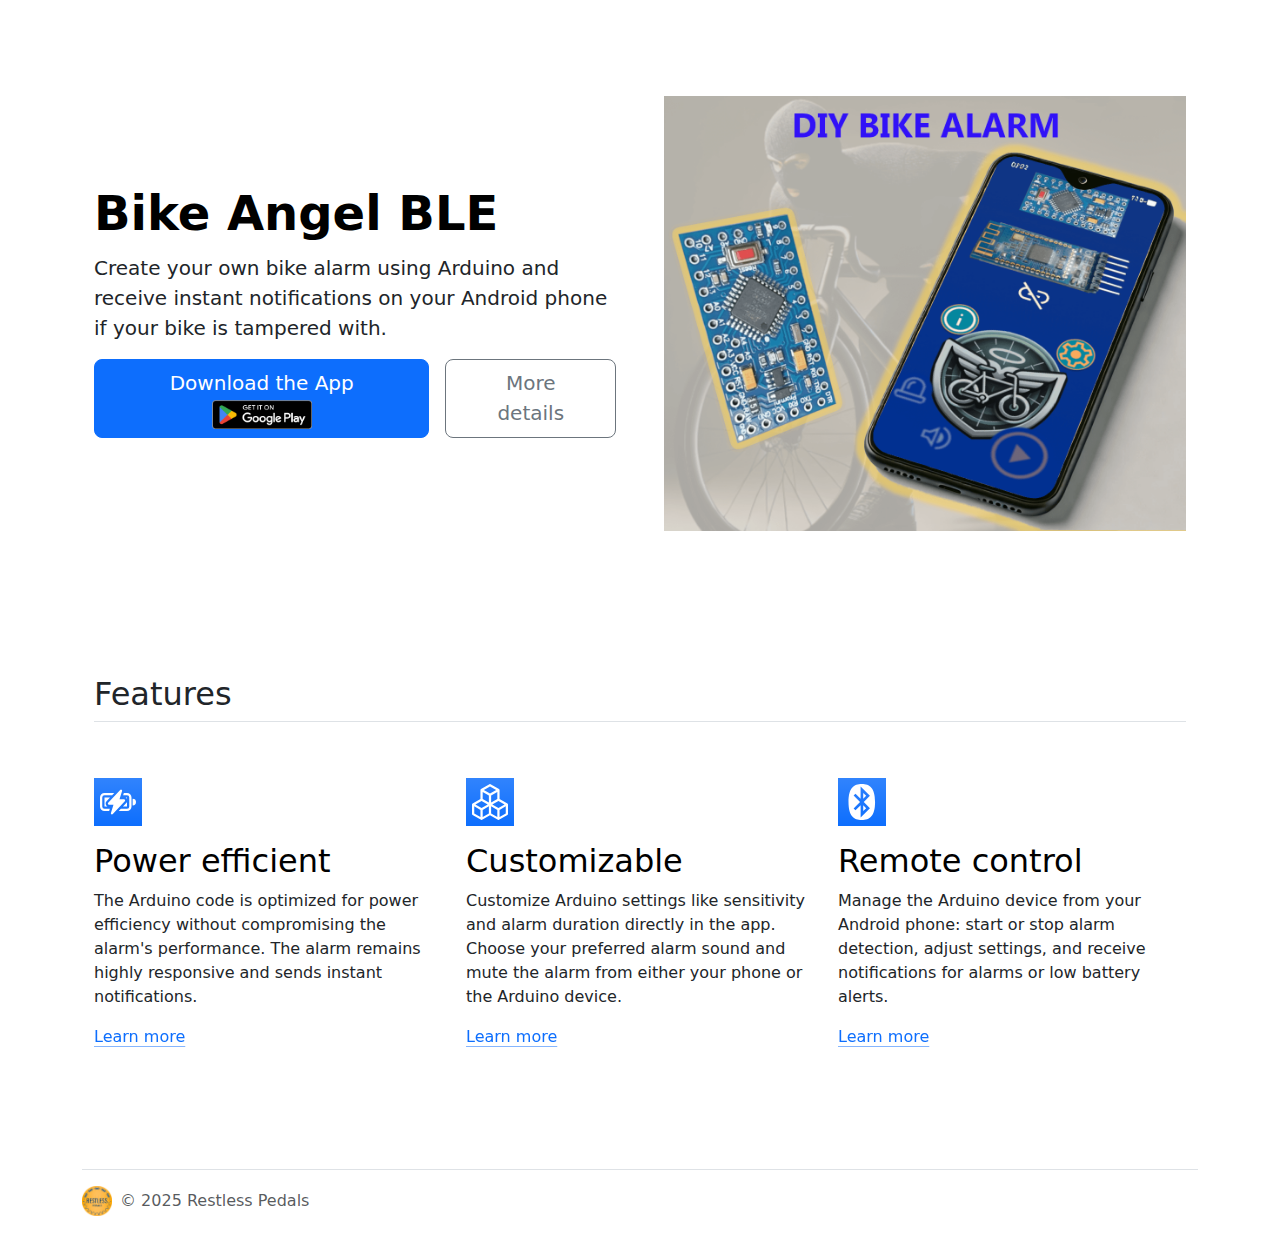
<file: index.html>
<!DOCTYPE html>
<html lang="en">
  <head>
    <meta charset="UTF-8" />
    <meta name="viewport" content="width=device-width, initial-scale=1.0" />
    <title>Lovelo Apps</title>
    <link
      href="https://cdn.jsdelivr.net/npm/bootstrap@5.3.3/dist/css/bootstrap.min.css"
      rel="stylesheet"
      integrity="sha384-QWTKZyjpPEjISv5WaRU9OFeRpok6YctnYmDr5pNlyT2bRjXh0JMhjY6hW+ALEwIH"
      crossorigin="anonymous"
    />
    <link rel="stylesheet" href="styles.css" />
  </head>
  <body>
    <div class="container col-xxl-8 px-4 py-5">
        <div class="row flex-lg-row-reverse align-items-center g-5 py-5">
          <div class="col-10 col-sm-8 col-lg-6">
            <img src="./bike-angel-ble/img/instructables.png" class="d-block mx-lg-auto img-fluid" alt="Bootstrap Themes" width="700" height="500" loading="lazy">
          </div>
          <div class="col-lg-6">
            <h1 class="display-5 fw-bold text-body-emphasis lh-1 mb-3">Bike Angel BLE</h1>
            <p class="lead">Create your own bike alarm using Arduino and receive instant notifications on your Android phone if your bike is tampered with.</p>
            <div class="d-grid gap-2 d-md-flex justify-content-md-start">
              <a type="button" href="https://play.google.com/store/apps/details?id=com.restlesspedals.bikeangel" class="image-button btn btn-primary btn-lg px-4 me-md-2 ">Download the App
                <img src="./bike-angel-ble/img/GetItOnGooglePlay_Badge_Web_color_English.png" alt="getitongoogleplay" class="googleplay"/></a>
              <a class="btn btn-outline-secondary btn-lg px-4" href="./bike-angel-ble/bike-angel-ble.html">More details</a>
            </div>
          </div>
        </div>
      </div>


      <div class="container px-4 py-5" id="featured-3">
        <h2 class="pb-2 border-bottom">Features</h2>
        <div class="row g-4 py-5 row-cols-1 row-cols-lg-3">
          <div class="feature col">
            <div class="feature-icon d-inline-flex align-items-center justify-content-center text-bg-primary bg-gradient fs-2 mb-3">
                <svg xmlns="http://www.w3.org/2000/svg" width="32" height="32" fill="currentColor" class="bi bi-battery-charging" viewBox="0 0 16 16">
                    <path d="M9.585 2.568a.5.5 0 0 1 .226.58L8.677 6.832h1.99a.5.5 0 0 1 .364.843l-5.334 5.667a.5.5 0 0 1-.842-.49L5.99 9.167H4a.5.5 0 0 1-.364-.843l5.333-5.667a.5.5 0 0 1 .616-.09z"/>
                    <path d="M2 4h4.332l-.94 1H2a1 1 0 0 0-1 1v4a1 1 0 0 0 1 1h2.38l-.308 1H2a2 2 0 0 1-2-2V6a2 2 0 0 1 2-2"/>
                    <path d="M2 6h2.45L2.908 7.639A1.5 1.5 0 0 0 3.313 10H2zm8.595-2-.308 1H12a1 1 0 0 1 1 1v4a1 1 0 0 1-1 1H9.276l-.942 1H12a2 2 0 0 0 2-2V6a2 2 0 0 0-2-2z"/>
                    <path d="M12 10h-1.783l1.542-1.639q.146-.156.241-.34zm0-3.354V6h-.646a1.5 1.5 0 0 1 .646.646M16 8a1.5 1.5 0 0 1-1.5 1.5v-3A1.5 1.5 0 0 1 16 8"/>
                  </svg>
            </div>
            <h3 class="fs-2 text-body-emphasis">Power efficient</h3>
            <p>The Arduino code is optimized for power efficiency without compromising the alarm's performance. The alarm remains highly responsive and sends instant notifications.</p>
            <a href="./bike-angel-ble/bike-angel-ble.html" class="icon-link">
              Learn more
              <svg class="bi"><use xlink:href="#chevron-right"></use></svg>
            </a>
          </div>
          <div class="feature col">
            <div class="feature-icon d-inline-flex align-items-center justify-content-center text-bg-primary bg-gradient fs-2 mb-3">
                <svg xmlns="http://www.w3.org/2000/svg" width="32" height="32" fill="currentColor" class="bi bi-boxes" viewBox="0 0 16 16">
                    <path d="M7.752.066a.5.5 0 0 1 .496 0l3.75 2.143a.5.5 0 0 1 .252.434v3.995l3.498 2A.5.5 0 0 1 16 9.07v4.286a.5.5 0 0 1-.252.434l-3.75 2.143a.5.5 0 0 1-.496 0l-3.502-2-3.502 2.001a.5.5 0 0 1-.496 0l-3.75-2.143A.5.5 0 0 1 0 13.357V9.071a.5.5 0 0 1 .252-.434L3.75 6.638V2.643a.5.5 0 0 1 .252-.434zM4.25 7.504 1.508 9.071l2.742 1.567 2.742-1.567zM7.5 9.933l-2.75 1.571v3.134l2.75-1.571zm1 3.134 2.75 1.571v-3.134L8.5 9.933zm.508-3.996 2.742 1.567 2.742-1.567-2.742-1.567zm2.242-2.433V3.504L8.5 5.076V8.21zM7.5 8.21V5.076L4.75 3.504v3.134zM5.258 2.643 8 4.21l2.742-1.567L8 1.076zM15 9.933l-2.75 1.571v3.134L15 13.067zM3.75 14.638v-3.134L1 9.933v3.134z"/>
                  </svg>
            </div>
            <h3 class="fs-2 text-body-emphasis">Customizable</h3>
            <p>Customize Arduino settings like sensitivity and alarm duration directly in the app. Choose your preferred alarm sound and mute the alarm from either your phone or the Arduino device.</p>
            <a href="./bike-angel-ble/bike-angel-ble.html" class="icon-link">
                Learn more
              <svg class="bi"><use xlink:href="#chevron-right"></use></svg>
            </a>
          </div>
          <div class="feature col">
            <div class="feature-icon d-inline-flex align-items-center justify-content-center text-bg-primary bg-gradient fs-2 mb-3">
                <svg xmlns="http://www.w3.org/2000/svg" width="32" height="32" fill="currentColor" class="bi bi-bluetooth" viewBox="0 0 16 16">
                    <path fill-rule="evenodd" d="m8.543 3.948 1.316 1.316L8.543 6.58zm0 8.104 1.316-1.316L8.543 9.42zm-1.41-4.043L4.275 5.133l.827-.827L7.377 6.58V1.128l4.137 4.136L8.787 8.01l2.745 2.745-4.136 4.137V9.42l-2.294 2.274-.827-.827zM7.903 16c3.498 0 5.904-1.655 5.904-8.01 0-6.335-2.406-7.99-5.903-7.99S2 1.655 2 8.01C2 14.344 4.407 16 7.904 16Z"/>
                  </svg>
            </div>
            <h3 class="fs-2 text-body-emphasis">Remote control</h3>
            <p>Manage the Arduino device from your Android phone: start or stop alarm detection, adjust settings, and receive notifications for alarms or low battery alerts.</p>
            <a href="./bike-angel-ble/bike-angel-ble.html" class="icon-link">
                Learn more
              <svg class="bi"><use xlink:href="#chevron-right"></use></svg>
            </a>
          </div>
        </div>
      </div>


      <div class="container">
        <footer class="d-flex flex-wrap justify-content-between align-items-center py-3 my-4 border-top">
          <div class="col-md-4 d-flex align-items-center">
            <a href="/" class="mb-3 me-2 mb-md-0 text-body-secondary text-decoration-none lh-1">
              <img src="./bike-angel-ble/img/restlesspedals-round.webp" class="d-block" width="30" height="30" alt="RestlessPedals Logo" />
            </a>
            <span class="mb-3 mb-md-0 text-body-secondary">© 2025 Restless Pedals</span>
          </div>
      
   
        </footer>
      </div>

  </body>
  <script
    src="https://cdn.jsdelivr.net/npm/bootstrap@5.3.3/dist/js/bootstrap.bundle.min.js"
    integrity="sha384-YvpcrYf0tY3lHB60NNkmXc5s9fDVZLESaAA55NDzOxhy9GkcIdslK1eN7N6jIeHz"
    crossorigin="anonymous"
  ></script>
</html>
</file>
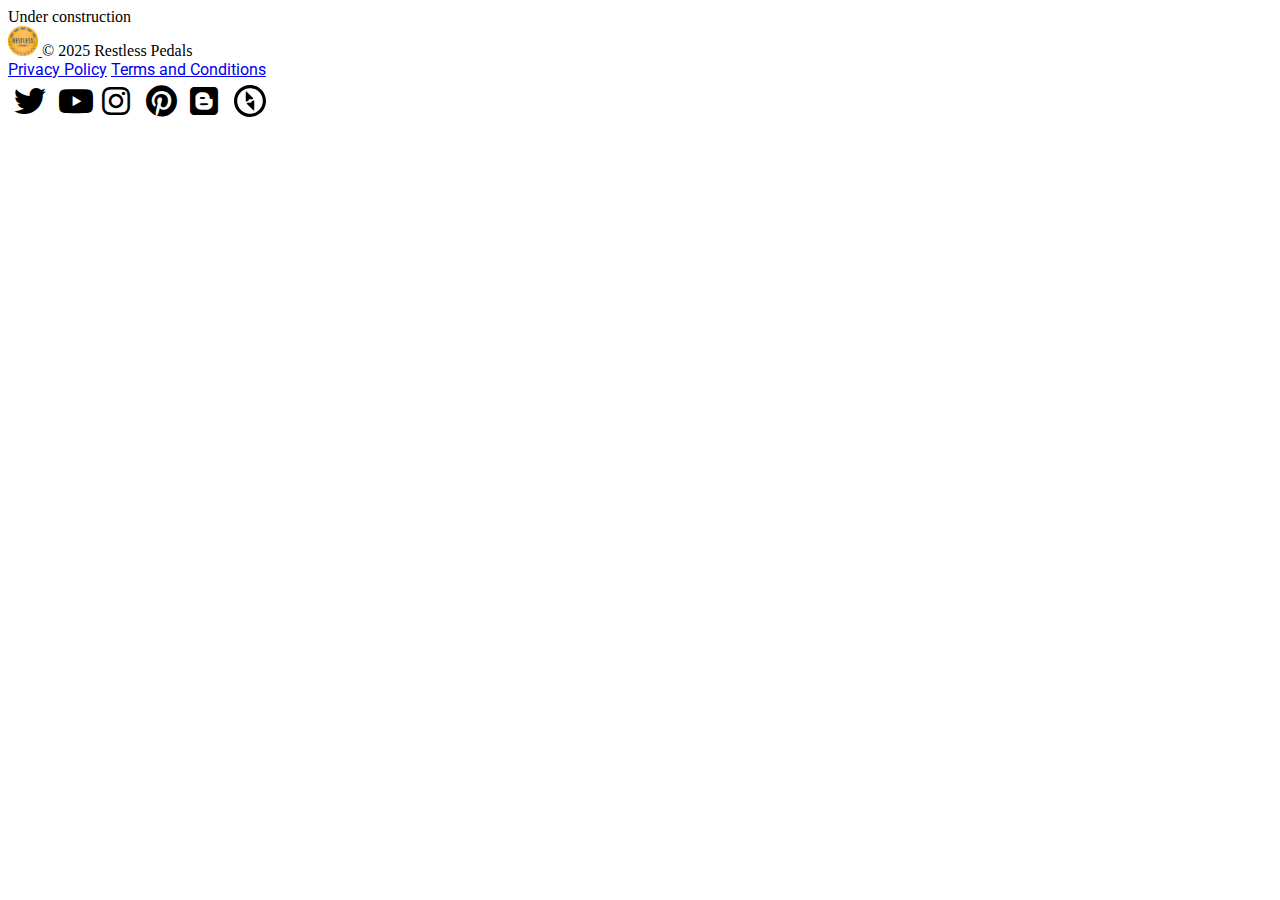
<file: restlesspedals/index.html>
<!DOCTYPE html>
<html lang="en">

<head>
  	<!-- Start cookieyes banner -->
	<script id="cookieyes" type="text/javascript" src="https://cdn-cookieyes.com/client_data/55541bb86c998f36f18eafbc/script.js"></script>
	<!-- End cookieyes banner -->

<!-- Google tag (gtag.js) -->
<script async src="https://www.googletagmanager.com/gtag/js?id=G-QK2BT0F8DR"></script>
<script>
  window.dataLayer = window.dataLayer || [];
  function gtag(){dataLayer.push(arguments);}
  gtag('js', new Date());

  gtag('config', 'G-QK2BT0F8DR');
</script>


  <meta charset="UTF-8">
  <meta name="description"
    content="Train your brain and sharpen your haggling skills with the Bargain app! Practice quick currency conversions and master the art of negotiation—download now and start scoring better deals worldwide.">

  <meta name="viewport" content="width=device-width, initial-scale=1.0">
  <title>Bargain</title>
  <link rel="shortcut icon" href="./img/bargain_logo_fg.webp">
  <link href="https://fonts.googleapis.com/css2?family=Poppins:wght@400;600&display=swap" rel="stylesheet">
  <link href="https://fonts.googleapis.com/css2?family=Roboto:wght@400;600&display=swap" rel="stylesheet">

  <link href="https://cdn.jsdelivr.net/npm/bootstrap@5.3.5/dist/css/bootstrap.min.css" rel="stylesheet"
    integrity="sha384-SgOJa3DmI69IUzQ2PVdRZhwQ+dy64/BUtbMJw1MZ8t5HZApcHrRKUc4W0kG879m7" crossorigin="anonymous">
  <link rel="stylesheet" href="https://cdnjs.cloudflare.com/ajax/libs/font-awesome/6.4.2/css/all.min.css">

  <link rel="stylesheet" href="./styles.css" />
</head>

<body>

    <div>Under construction</div>

  <div class="container">
    <footer class="d-flex flex-wrap justify-content-between align-items-center py-3 my-4 border-top">
      <div class="col-md-4 d-flex align-items-center">
        <a href="/" class="mb-3 me-2 mb-md-0 text-body-secondary text-decoration-none lh-1">
          <img src="./img/restlesspedals-round.webp" class="d-block" width="30" height="30" alt="RestlessPedals" />
        </a>
        <span class="mb-3 mb-md-0 text-body-secondary">© 2025 Restless Pedals</span>
      </div>
      <a href="./legal/privacy-policy.html">Privacy Policy</a>
      <a href="./legal/terms-and-conditions.html">Terms and Conditions</a>

      <div class="social-links">
        <a href="https://twitter.com/RestlessPedals" aria-label="Follow me on Twitter" target="_blank">
          <i class="fab fa-twitter social-icon"></i>
        </a>
        <a href="https://youtube.com/@RestlessPedals" aria-label="Follow me on Twitter" target="_blank">
          <i class="fab fa-youtube social-icon"></i>
        </a>
        <a href="https://www.instagram.com/restlesspedals" aria-label="Follow me on Instagram" target="_blank">
          <i class="fab fa-instagram social-icon"></i>
        </a>
        <a href="https://pinterest.com/restlesspedals/" aria-label="Discover my Pinterest pins" target="_blank">
          <i class="fab fa-pinterest social-icon"></i>
        </a>
        <a href="https://restlesspedals.eu/" aria-label="Read my blog" target="_blank">
          <i class="fab fa-blogger social-icon"></i>
        </a>
        <a href="https://www.polarsteps.com/RestlessPedals" aria-label="Follow me on Polarsteps" target="_blank">
          <img src="./img/Polarsteps.svg" alt="Polarsteps" class="social-icon">
        </a>
      </div>
    </footer>
  </div>
</body>
<script src="https://cdn.jsdelivr.net/npm/bootstrap@5.3.5/dist/js/bootstrap.bundle.min.js"
  integrity="sha384-k6d4wzSIapyDyv1kpU366/PK5hCdSbCRGRCMv+eplOQJWyd1fbcAu9OCUj5zNLiq" crossorigin="anonymous"></script>

</html>
</file>
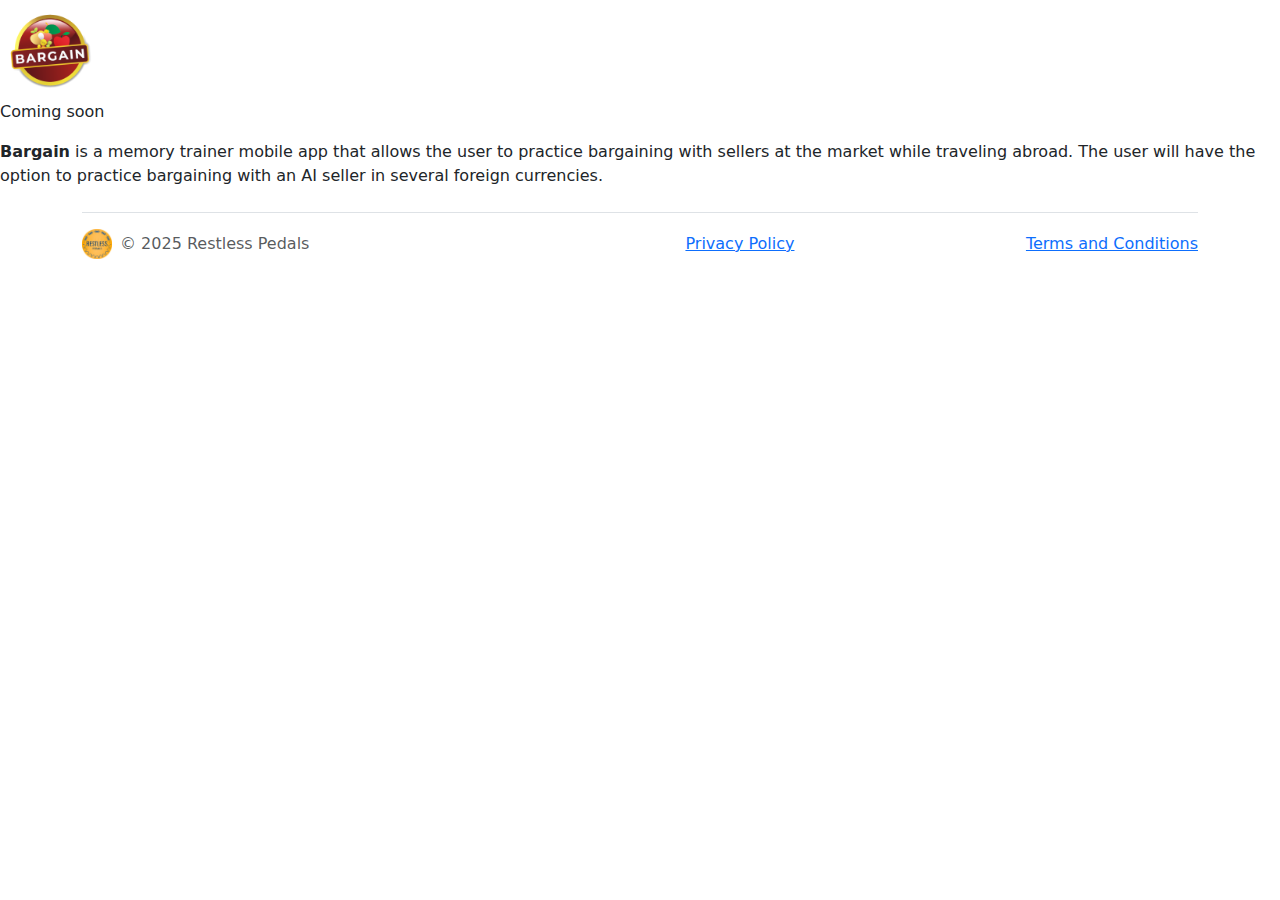
<file: bargain/bargain.html>
<!DOCTYPE html>
<html lang="en">
<head>
    <meta charset="UTF-8">
    <meta name="viewport" content="width=device-width, initial-scale=1.0">
    <title>Bargain</title>
    <link
    href="https://cdn.jsdelivr.net/npm/bootstrap@5.3.3/dist/css/bootstrap.min.css"
    rel="stylesheet"
    integrity="sha384-QWTKZyjpPEjISv5WaRU9OFeRpok6YctnYmDr5pNlyT2bRjXh0JMhjY6hW+ALEwIH"
    crossorigin="anonymous"
  />
  <link rel="stylesheet" href="styles.css" />
</head>
<body>
    <img alt="logo" src="./img/bargain_logo_fg.png" width="100px" height="100px"/>
    <p>Coming soon</p>
    <p><b>Bargain</b> is a memory trainer mobile app that allows the user to practice bargaining with sellers at the market while traveling abroad. The user will have the option to practice bargaining with an AI seller in several foreign currencies.</p>

    <div class="container">
        <footer
          class="d-flex flex-wrap justify-content-between align-items-center py-3 my-4 border-top"
        >
          <div class="col-md-4 d-flex align-items-center">
            <a
              href="/"
              class="mb-3 me-2 mb-md-0 text-body-secondary text-decoration-none lh-1"
            >
              <img
                src="./img/restlesspedals-round.webp"
                class="d-block"
                width="30"
                height="30"
                alt="RestlessPedals Logo"
              />
            </a>
            <span class="mb-3 mb-md-0 text-body-secondary"
              >© 2025 Restless Pedals</span
            >
          </div>
          <a href="./legal/privacy-policy.html">Privacy Policy</a>
          <a href="./legal/terms-and-conditions.html">Terms and Conditions</a>
        </footer>
      </div>
    </body>
    <script
      src="https://cdn.jsdelivr.net/npm/bootstrap@5.3.3/dist/js/bootstrap.bundle.min.js"
      integrity="sha384-YvpcrYf0tY3lHB60NNkmXc5s9fDVZLESaAA55NDzOxhy9GkcIdslK1eN7N6jIeHz"
      crossorigin="anonymous"
    ></script>
</html>
</file>
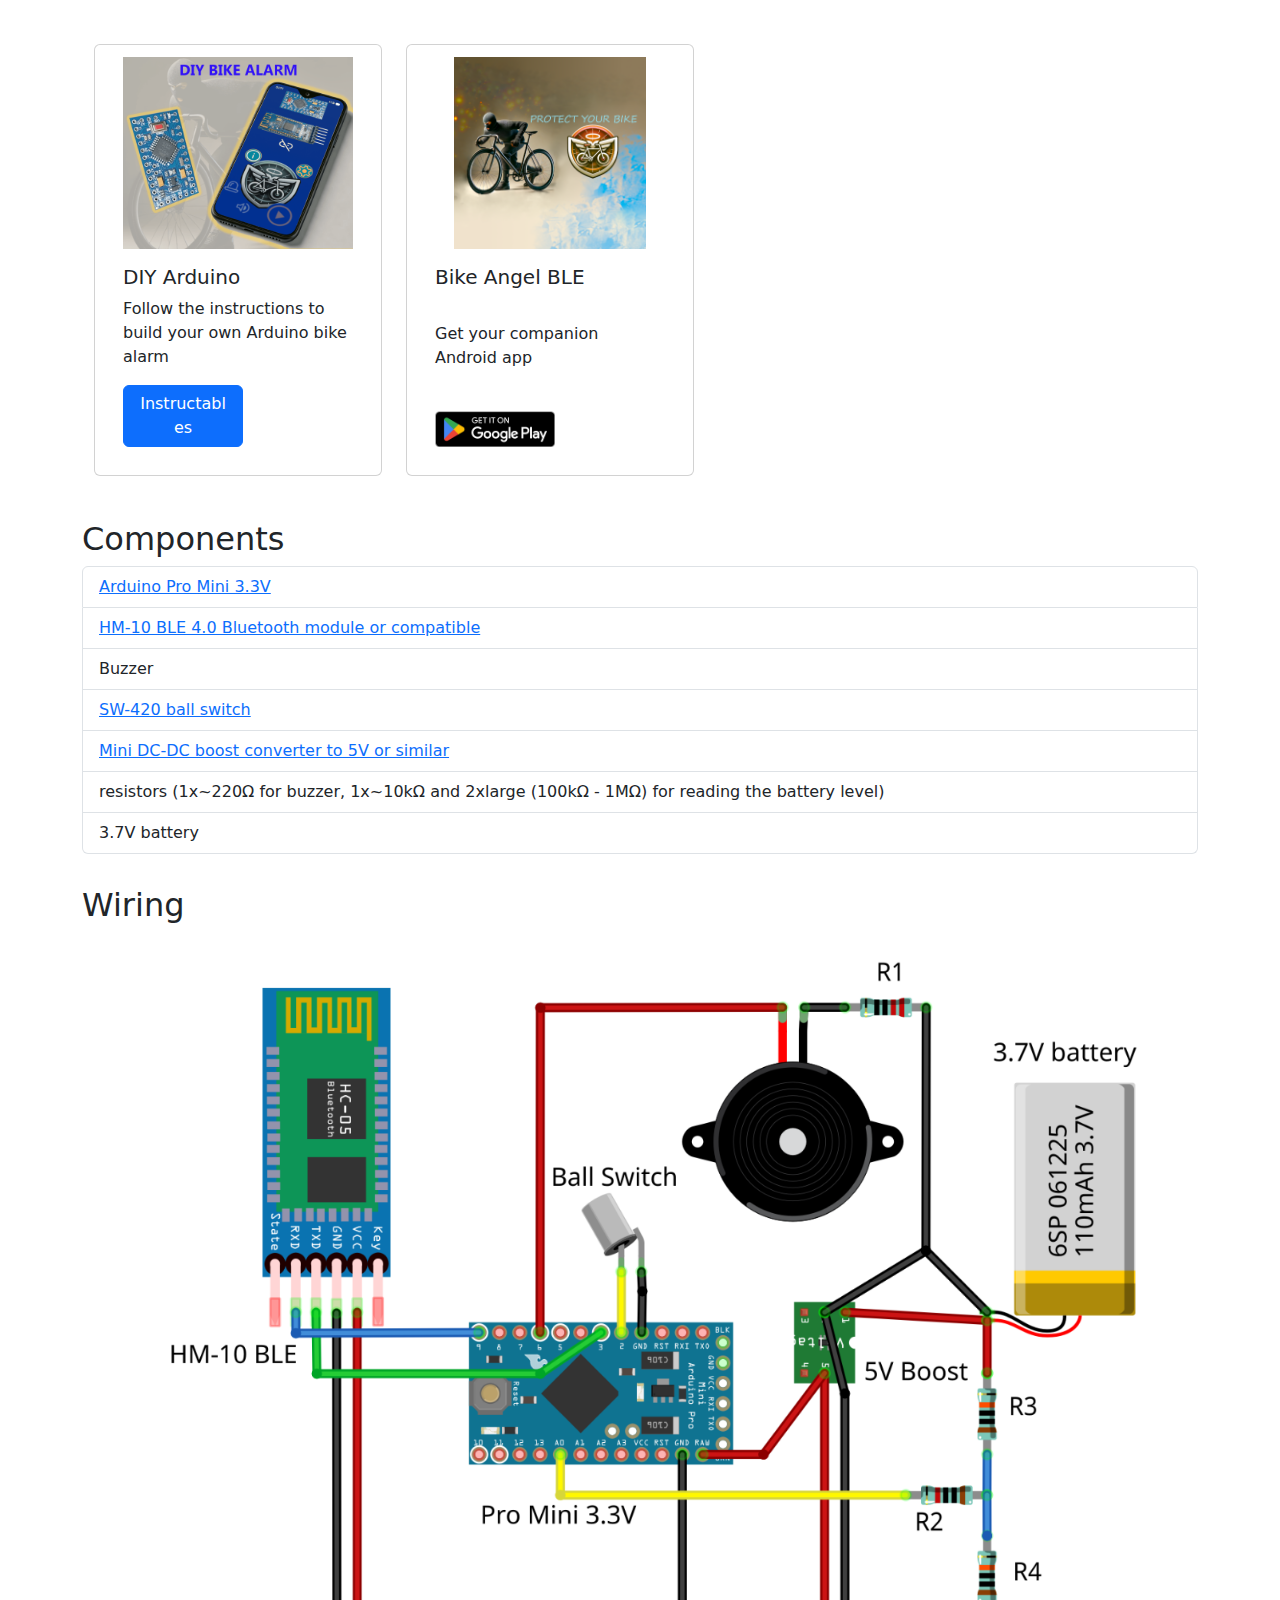
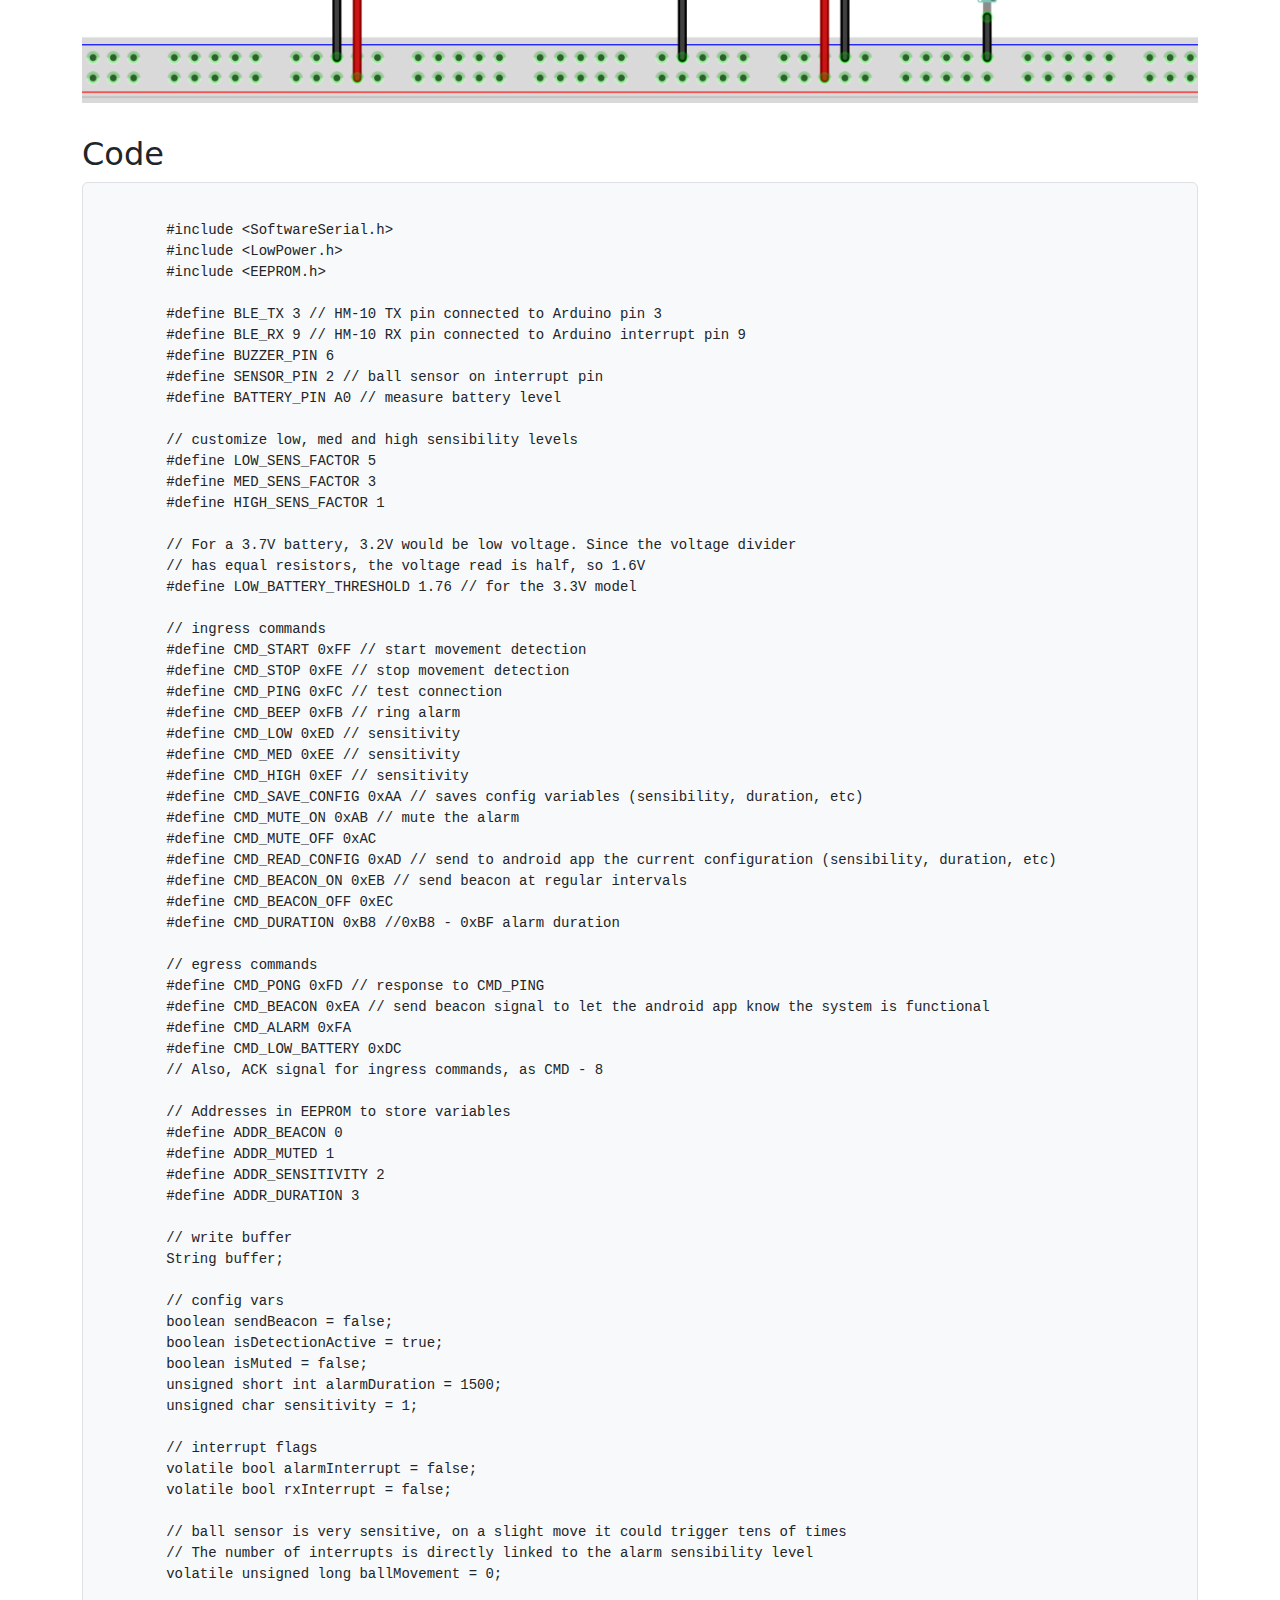
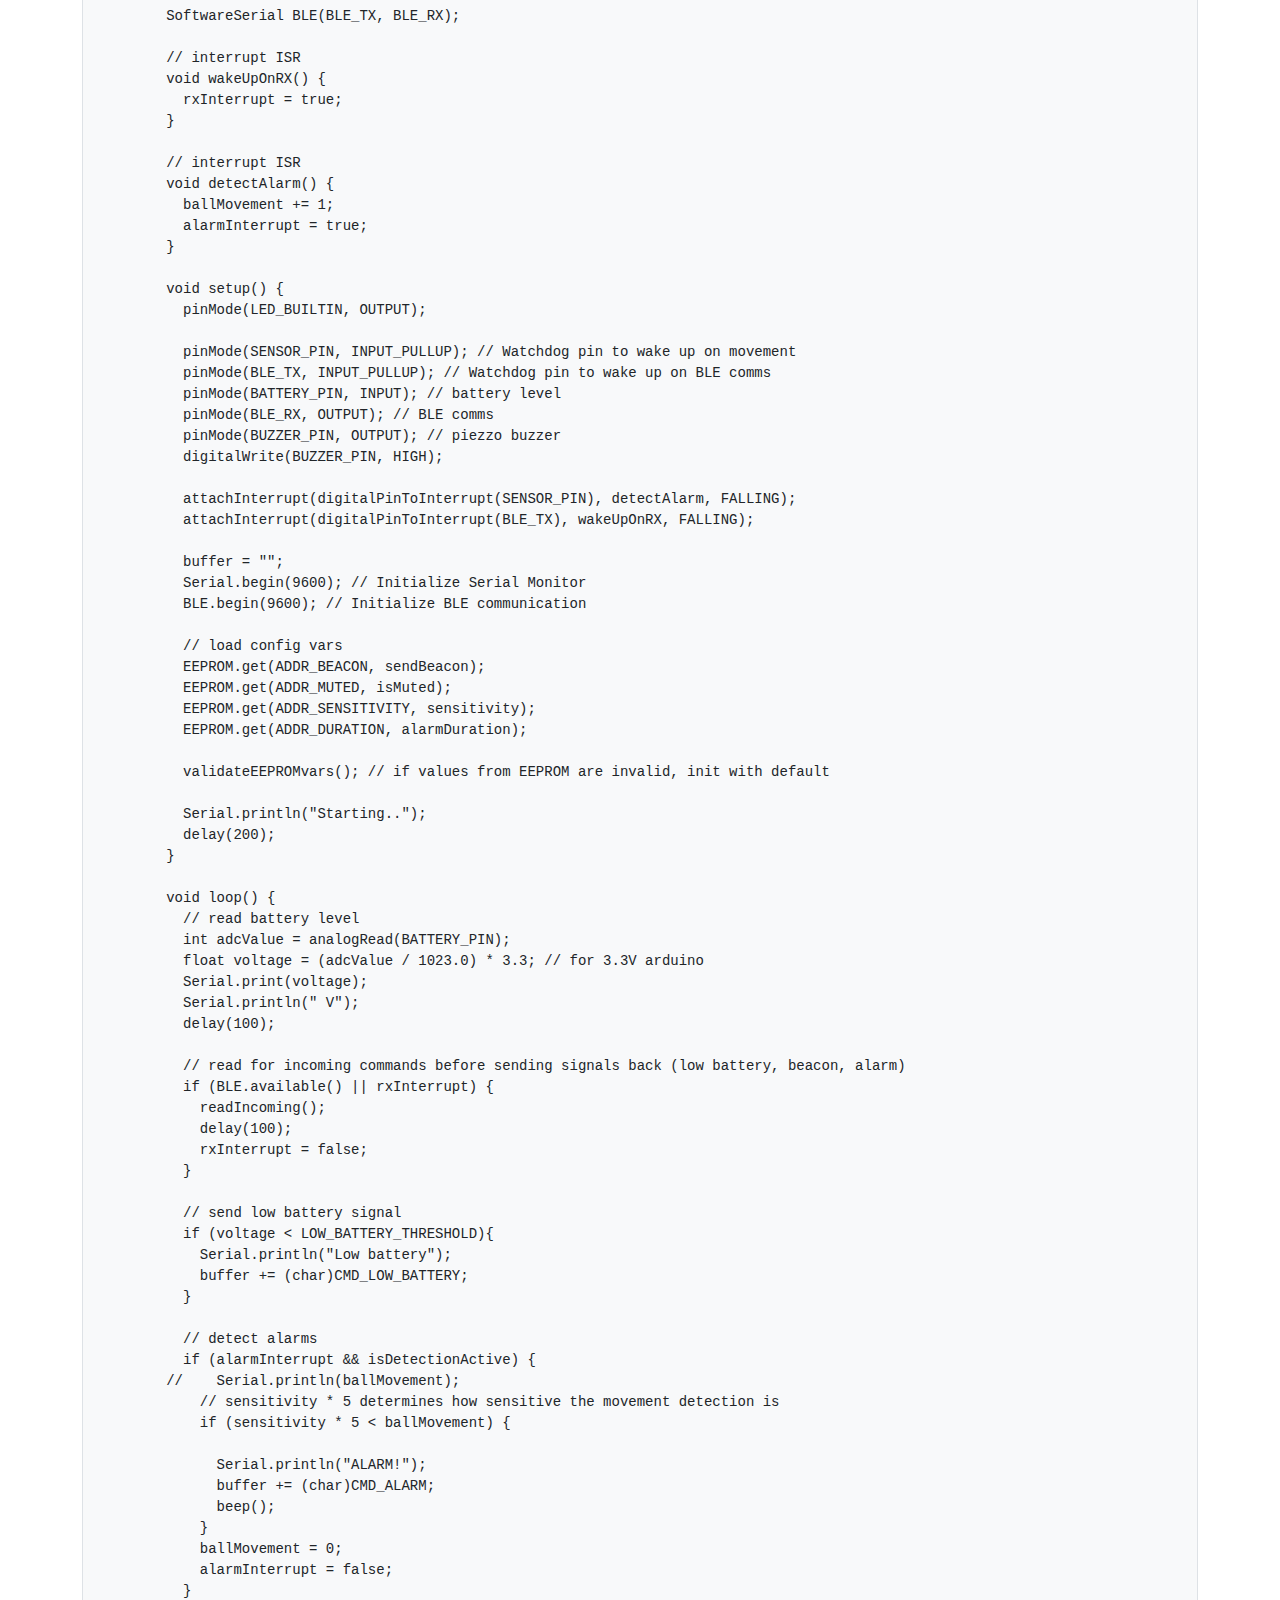
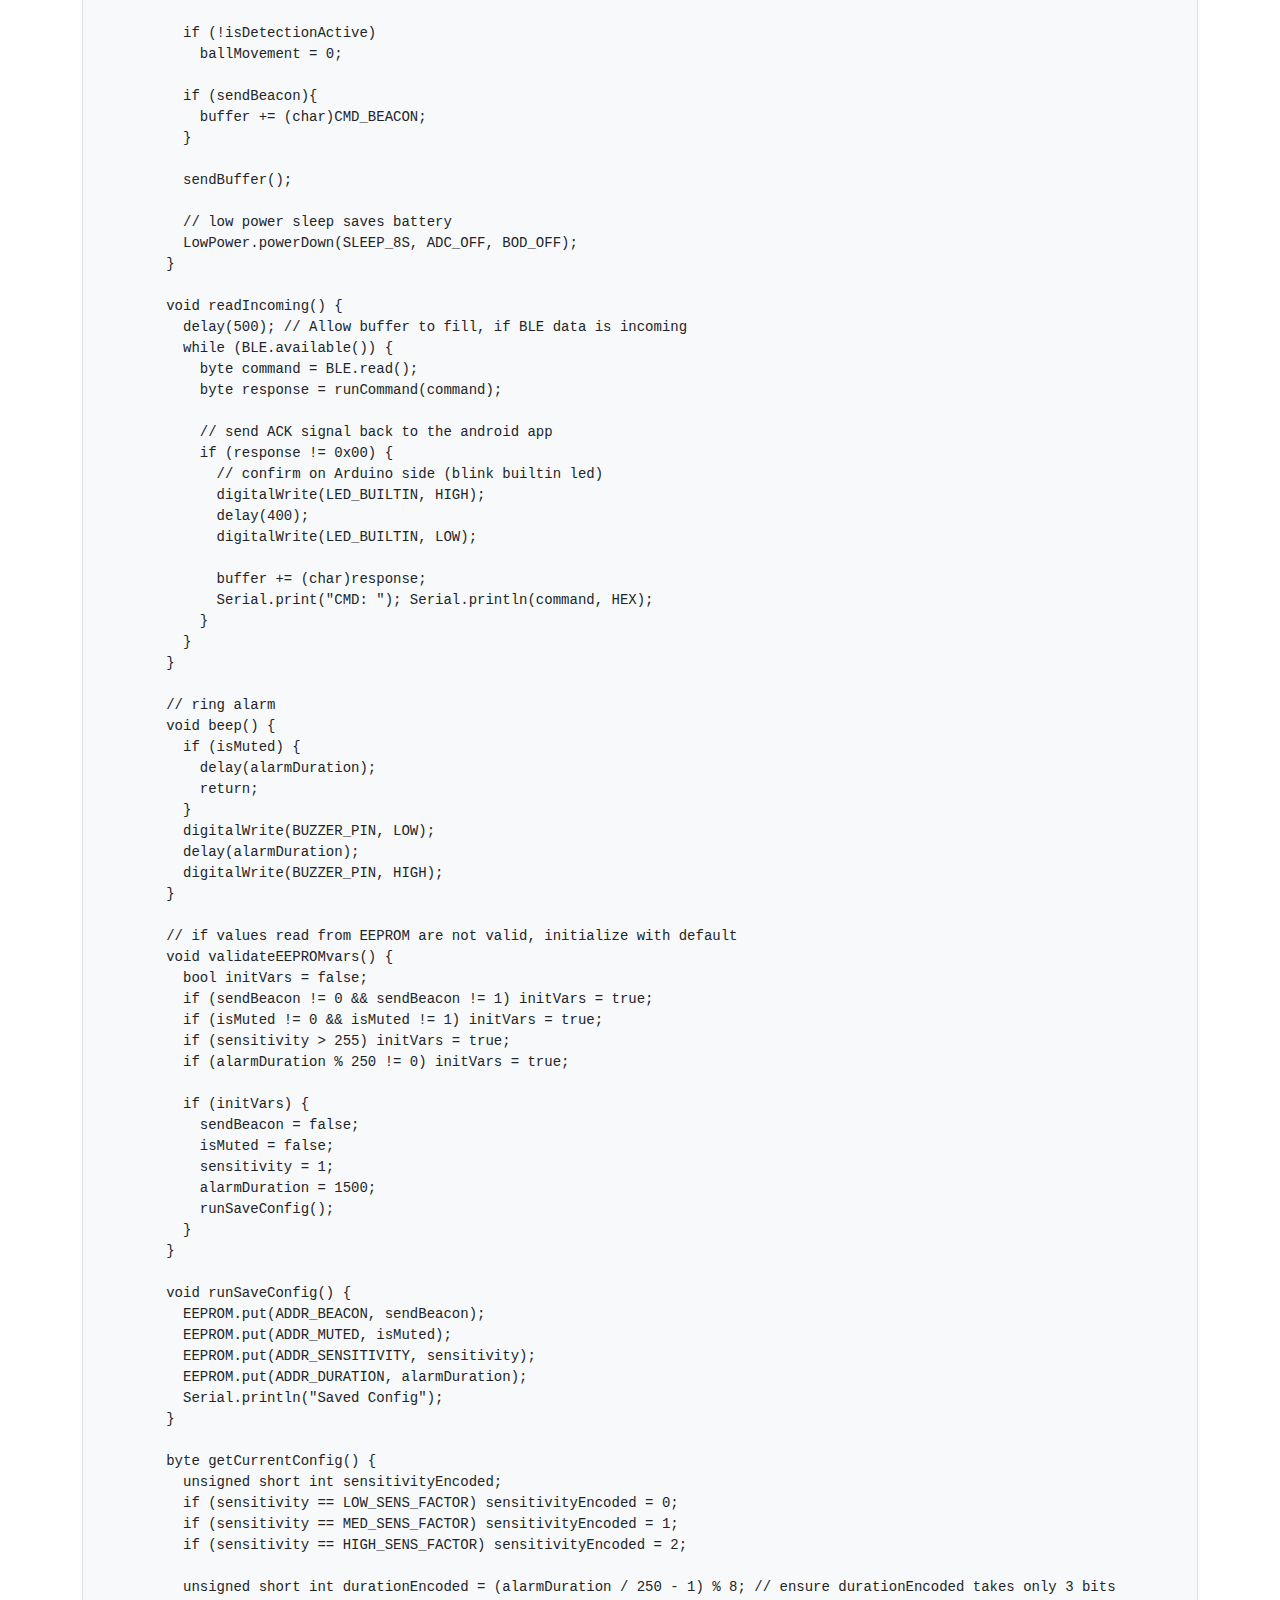
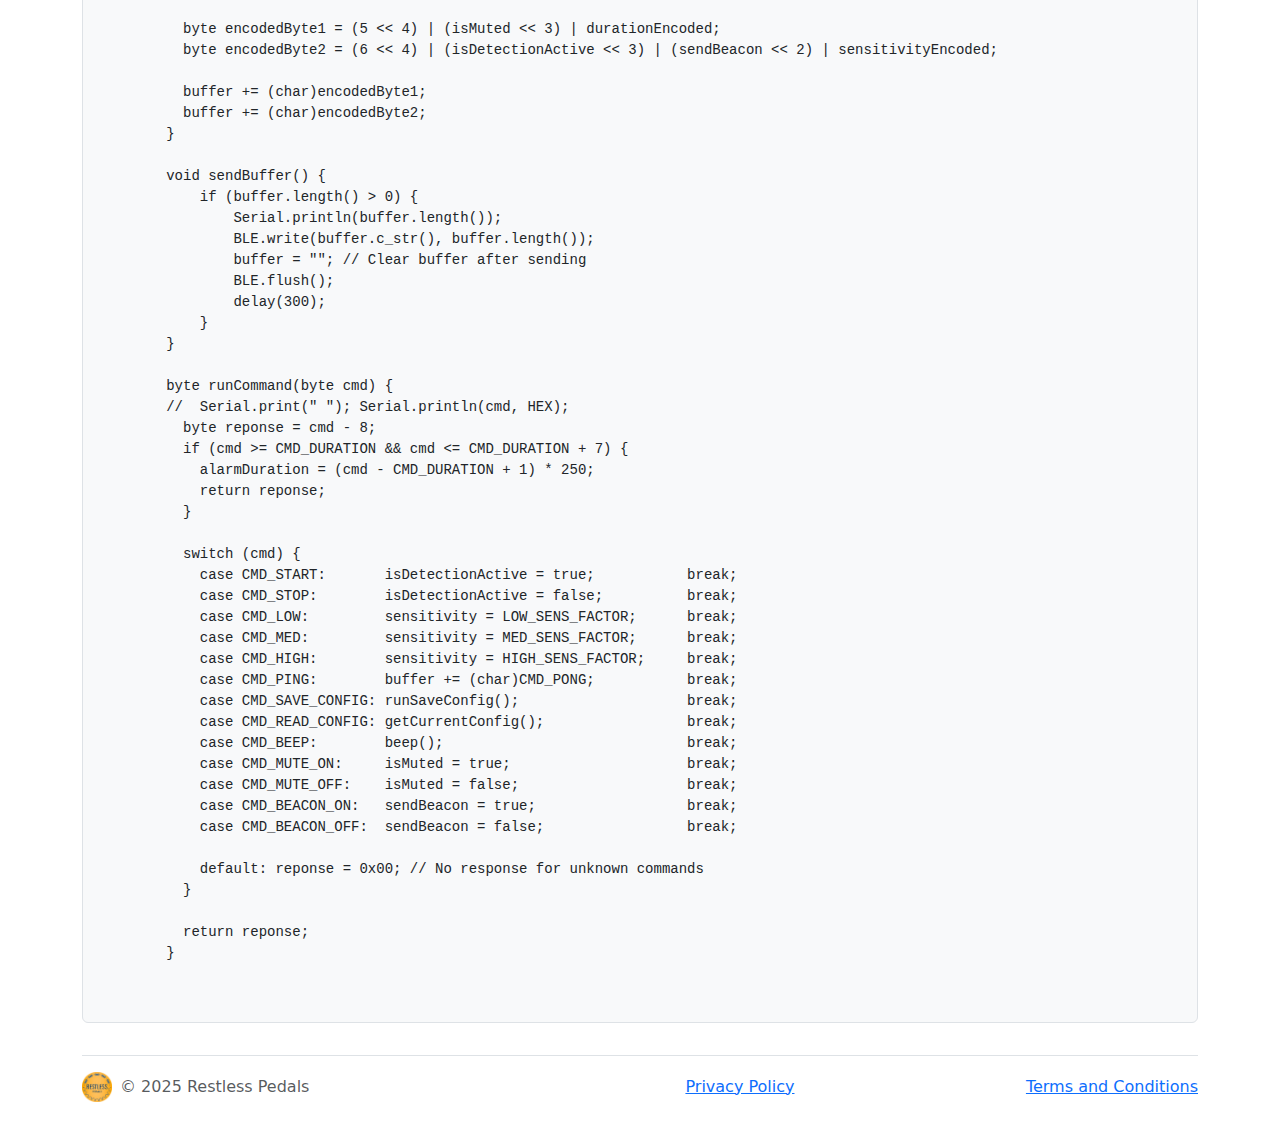
<file: bike-angel-ble/bike-angel-ble.html>
<!DOCTYPE html>
<html lang="en">
  <head>
    <meta charset="UTF-8" />
    <meta name="viewport" content="width=device-width, initial-scale=1.0" />
    <title>Bike Angel BLE</title>
    <link
      href="https://cdn.jsdelivr.net/npm/bootstrap@5.3.3/dist/css/bootstrap.min.css"
      rel="stylesheet"
      integrity="sha384-QWTKZyjpPEjISv5WaRU9OFeRpok6YctnYmDr5pNlyT2bRjXh0JMhjY6hW+ALEwIH"
      crossorigin="anonymous"
    />
    <link rel="stylesheet" href="styles.css" />
  </head>
  <body>
    <div class="container d-flex justify-content-left align-items-top">
      <div class="card" style="width: 18rem">
        <img
          src="./img/instructables.png"
          class="card-img-top"
          alt="Bike Angel BLE"
        />
        <div class="card-body">
          <h5 class="card-title">DIY Arduino</h5>
          <p class="card-text">
            Follow the instructions to build your own Arduino bike alarm
          </p>
          <a href="https://www.instructables.com/Arduino-Bike-Alarm-Meets-Android-App-Via-Bluetooth/" class="btn btn-primary">Instructables</a>
        </div>
      </div>

      <div class="card" style="width: 18rem">
        <img src="./img/cover-square.png" class="card-img-top" alt="Bike Angel BLE" />
        <div class="card-body">
          <h5 class="card-title">Bike Angel BLE</h5>
          <p class="card-text">Get your companion Android app</p>
          <a href="https://play.google.com/store/apps/details?id=com.restlesspedals.bikeangel" class=""
            ><img
              src="./img/GetItOnGooglePlay_Badge_Web_color_English.png"
              alt="getitongoogleplay"
              class="googleplay"
          /></a>
        </div>
      </div>
    </div>
    <div class="container">
      <h2>Components</h2>
    <ul class="list-group">
      <li class="list-group-item"><a href="https://www.aliexpress.com/item/1005006349109886.html">Arduino Pro Mini 3.3V</a></li>
      <li class="list-group-item"><a href="https://www.aliexpress.com/item/32817938949.html">HM-10 BLE 4.0 Bluetooth module or compatible</a></li>
      <li class="list-group-item">Buzzer</li>
      <li class="list-group-item"><a href="https://www.aliexpress.com/item/1005005859152818.html">SW-420 ball switch</a></li>
      <li class="list-group-item"><a href="https://www.aliexpress.com/item/1005001276119180.html">Mini DC-DC boost converter to 5V or similar</a></li>
      <li class="list-group-item">resistors (1x~220Ω for buzzer, 1x~10kΩ and 2xlarge (100kΩ - 1MΩ) for reading the battery level)</li>
      <li class="list-group-item">3.7V battery</li>
    </ul>
</div>

<div class="container">
  <h2>Wiring</h2>
  <img src="./img/wiring.png" class="img-fluid" alt="wiring">
  </div>

  <div class="container">
    <h2>Code</h2>
    <pre  class="bg-light p-3 rounded border">
      <code>
        #include &lt;SoftwareSerial.h&gt;
        #include &lt;LowPower.h&gt;
        #include &lt;EEPROM.h&gt;
  
        #define BLE_TX 3 // HM-10 TX pin connected to Arduino pin 3
        #define BLE_RX 9 // HM-10 RX pin connected to Arduino interrupt pin 9
        #define BUZZER_PIN 6
        #define SENSOR_PIN 2 // ball sensor on interrupt pin
        #define BATTERY_PIN A0 // measure battery level
        
        // customize low, med and high sensibility levels
        #define LOW_SENS_FACTOR 5
        #define MED_SENS_FACTOR 3
        #define HIGH_SENS_FACTOR 1
        
        // For a 3.7V battery, 3.2V would be low voltage. Since the voltage divider
        // has equal resistors, the voltage read is half, so 1.6V
        #define LOW_BATTERY_THRESHOLD 1.76 // for the 3.3V model
        
        // ingress commands
        #define CMD_START 0xFF // start movement detection
        #define CMD_STOP 0xFE // stop movement detection
        #define CMD_PING 0xFC // test connection
        #define CMD_BEEP 0xFB // ring alarm
        #define CMD_LOW 0xED // sensitivity
        #define CMD_MED 0xEE // sensitivity
        #define CMD_HIGH 0xEF // sensitivity
        #define CMD_SAVE_CONFIG 0xAA // saves config variables (sensibility, duration, etc)
        #define CMD_MUTE_ON 0xAB // mute the alarm
        #define CMD_MUTE_OFF 0xAC
        #define CMD_READ_CONFIG 0xAD // send to android app the current configuration (sensibility, duration, etc)
        #define CMD_BEACON_ON 0xEB // send beacon at regular intervals
        #define CMD_BEACON_OFF 0xEC
        #define CMD_DURATION 0xB8 //0xB8 - 0xBF alarm duration
        
        // egress commands
        #define CMD_PONG 0xFD // response to CMD_PING
        #define CMD_BEACON 0xEA // send beacon signal to let the android app know the system is functional
        #define CMD_ALARM 0xFA
        #define CMD_LOW_BATTERY 0xDC
        // Also, ACK signal for ingress commands, as CMD - 8
        
        // Addresses in EEPROM to store variables
        #define ADDR_BEACON 0
        #define ADDR_MUTED 1
        #define ADDR_SENSITIVITY 2
        #define ADDR_DURATION 3
        
        // write buffer
        String buffer;
        
        // config vars
        boolean sendBeacon = false;
        boolean isDetectionActive = true;
        boolean isMuted = false;
        unsigned short int alarmDuration = 1500;
        unsigned char sensitivity = 1;
        
        // interrupt flags
        volatile bool alarmInterrupt = false;
        volatile bool rxInterrupt = false;
        
        // ball sensor is very sensitive, on a slight move it could trigger tens of times
        // The number of interrupts is directly linked to the alarm sensibility level
        volatile unsigned long ballMovement = 0; 
        
        SoftwareSerial BLE(BLE_TX, BLE_RX);
        
        // interrupt ISR
        void wakeUpOnRX() {
          rxInterrupt = true;
        }
        
        // interrupt ISR
        void detectAlarm() {
          ballMovement += 1;
          alarmInterrupt = true;
        }
        
        void setup() {
          pinMode(LED_BUILTIN, OUTPUT);
        
          pinMode(SENSOR_PIN, INPUT_PULLUP); // Watchdog pin to wake up on movement
          pinMode(BLE_TX, INPUT_PULLUP); // Watchdog pin to wake up on BLE comms
          pinMode(BATTERY_PIN, INPUT); // battery level
          pinMode(BLE_RX, OUTPUT); // BLE comms
          pinMode(BUZZER_PIN, OUTPUT); // piezzo buzzer
          digitalWrite(BUZZER_PIN, HIGH);
          
          attachInterrupt(digitalPinToInterrupt(SENSOR_PIN), detectAlarm, FALLING);
          attachInterrupt(digitalPinToInterrupt(BLE_TX), wakeUpOnRX, FALLING);
        
          buffer = "";
          Serial.begin(9600); // Initialize Serial Monitor
          BLE.begin(9600); // Initialize BLE communication
        
          // load config vars
          EEPROM.get(ADDR_BEACON, sendBeacon);
          EEPROM.get(ADDR_MUTED, isMuted);
          EEPROM.get(ADDR_SENSITIVITY, sensitivity);
          EEPROM.get(ADDR_DURATION, alarmDuration);
        
          validateEEPROMvars(); // if values from EEPROM are invalid, init with default
        
          Serial.println("Starting..");
          delay(200);
        }
        
        void loop() {
          // read battery level
          int adcValue = analogRead(BATTERY_PIN);
          float voltage = (adcValue / 1023.0) * 3.3; // for 3.3V arduino
          Serial.print(voltage);
          Serial.println(" V");
          delay(100);
        
          // read for incoming commands before sending signals back (low battery, beacon, alarm)
          if (BLE.available() || rxInterrupt) {
            readIncoming(); 
            delay(100); 
            rxInterrupt = false;
          }
          
          // send low battery signal
          if (voltage &lt; LOW_BATTERY_THRESHOLD){
            Serial.println("Low battery");
            buffer += (char)CMD_LOW_BATTERY;
          }
        
          // detect alarms
          if (alarmInterrupt && isDetectionActive) {
        //    Serial.println(ballMovement);
            // sensitivity * 5 determines how sensitive the movement detection is
            if (sensitivity * 5 &lt; ballMovement) {
        
              Serial.println("ALARM!");
              buffer += (char)CMD_ALARM;
              beep();
            }
            ballMovement = 0;
            alarmInterrupt = false;
          }
        
          if (!isDetectionActive)
            ballMovement = 0;
        
          if (sendBeacon){
            buffer += (char)CMD_BEACON;
          }
        
          sendBuffer();
          
          // low power sleep saves battery
          LowPower.powerDown(SLEEP_8S, ADC_OFF, BOD_OFF); 
        }
        
        void readIncoming() {
          delay(500); // Allow buffer to fill, if BLE data is incoming
          while (BLE.available()) {
            byte command = BLE.read();
            byte response = runCommand(command);
        
            // send ACK signal back to the android app
            if (response != 0x00) {
              // confirm on Arduino side (blink builtin led)
              digitalWrite(LED_BUILTIN, HIGH);  
              delay(400);                       
              digitalWrite(LED_BUILTIN, LOW);    
        
              buffer += (char)response;
              Serial.print("CMD: "); Serial.println(command, HEX);
            }
          }
        }
        
        // ring alarm
        void beep() {
          if (isMuted) {
            delay(alarmDuration);
            return;
          }
          digitalWrite(BUZZER_PIN, LOW);
          delay(alarmDuration);
          digitalWrite(BUZZER_PIN, HIGH);
        }
        
        // if values read from EEPROM are not valid, initialize with default
        void validateEEPROMvars() {
          bool initVars = false;
          if (sendBeacon != 0 && sendBeacon != 1) initVars = true;
          if (isMuted != 0 && isMuted != 1) initVars = true;
          if (sensitivity > 255) initVars = true;
          if (alarmDuration % 250 != 0) initVars = true;
        
          if (initVars) {
            sendBeacon = false;
            isMuted = false;
            sensitivity = 1;
            alarmDuration = 1500;
            runSaveConfig();
          }
        }
        
        void runSaveConfig() {
          EEPROM.put(ADDR_BEACON, sendBeacon);
          EEPROM.put(ADDR_MUTED, isMuted);
          EEPROM.put(ADDR_SENSITIVITY, sensitivity);
          EEPROM.put(ADDR_DURATION, alarmDuration);
          Serial.println("Saved Config");
        }
        
        byte getCurrentConfig() {
          unsigned short int sensitivityEncoded;
          if (sensitivity == LOW_SENS_FACTOR) sensitivityEncoded = 0;
          if (sensitivity == MED_SENS_FACTOR) sensitivityEncoded = 1;
          if (sensitivity == HIGH_SENS_FACTOR) sensitivityEncoded = 2;
          
          unsigned short int durationEncoded = (alarmDuration / 250 - 1) % 8; // ensure durationEncoded takes only 3 bits
          
          byte encodedByte1 = (5 &lt;&lt; 4) | (isMuted &lt;&lt; 3) | durationEncoded;
          byte encodedByte2 = (6 &lt;&lt; 4) | (isDetectionActive &lt;&lt; 3) | (sendBeacon &lt;&lt; 2) | sensitivityEncoded;
        
          buffer += (char)encodedByte1;
          buffer += (char)encodedByte2;
        }
        
        void sendBuffer() {
            if (buffer.length() > 0) {
                Serial.println(buffer.length());
                BLE.write(buffer.c_str(), buffer.length());
                buffer = ""; // Clear buffer after sending
                BLE.flush();
                delay(300);
            }
        }
        
        byte runCommand(byte cmd) {
        //  Serial.print(" "); Serial.println(cmd, HEX);
          byte reponse = cmd - 8;
          if (cmd >= CMD_DURATION && cmd &lt;= CMD_DURATION + 7) {
            alarmDuration = (cmd - CMD_DURATION + 1) * 250;
            return reponse;
          }
          
          switch (cmd) {
            case CMD_START:       isDetectionActive = true;           break;
            case CMD_STOP:        isDetectionActive = false;          break;
            case CMD_LOW:         sensitivity = LOW_SENS_FACTOR;      break;
            case CMD_MED:         sensitivity = MED_SENS_FACTOR;      break;
            case CMD_HIGH:        sensitivity = HIGH_SENS_FACTOR;     break;
            case CMD_PING:        buffer += (char)CMD_PONG;           break;
            case CMD_SAVE_CONFIG: runSaveConfig();                    break;
            case CMD_READ_CONFIG: getCurrentConfig();                 break;
            case CMD_BEEP:        beep();                             break;
            case CMD_MUTE_ON:     isMuted = true;                     break;
            case CMD_MUTE_OFF:    isMuted = false;                    break;
            case CMD_BEACON_ON:   sendBeacon = true;                  break;
            case CMD_BEACON_OFF:  sendBeacon = false;                 break;
            
            default: reponse = 0x00; // No response for unknown commands
          }
        
          return reponse;
        }
      </code>
    </pre>
    </div>

    <div class="container">
      <footer
        class="d-flex flex-wrap justify-content-between align-items-center py-3 my-4 border-top"
      >
        <div class="col-md-4 d-flex align-items-center">
          <a
            href="/"
            class="mb-3 me-2 mb-md-0 text-body-secondary text-decoration-none lh-1"
          >
            <img
              src="./img/restlesspedals-round.webp"
              class="d-block"
              width="30"
              height="30"
              alt="RestlessPedals Logo"
            />
          </a>
          <span class="mb-3 mb-md-0 text-body-secondary"
            >© 2025 Restless Pedals</span
          >
        </div>
        <a href="./legal/privacy-policy.html">Privacy Policy</a>
        <a href="./legal/terms-and-conditions.html">Terms and Conditions</a>
      </footer>
    </div>
  </body>
  <script
    src="https://cdn.jsdelivr.net/npm/bootstrap@5.3.3/dist/js/bootstrap.bundle.min.js"
    integrity="sha384-YvpcrYf0tY3lHB60NNkmXc5s9fDVZLESaAA55NDzOxhy9GkcIdslK1eN7N6jIeHz"
    crossorigin="anonymous"
  ></script>
</html>
</file>
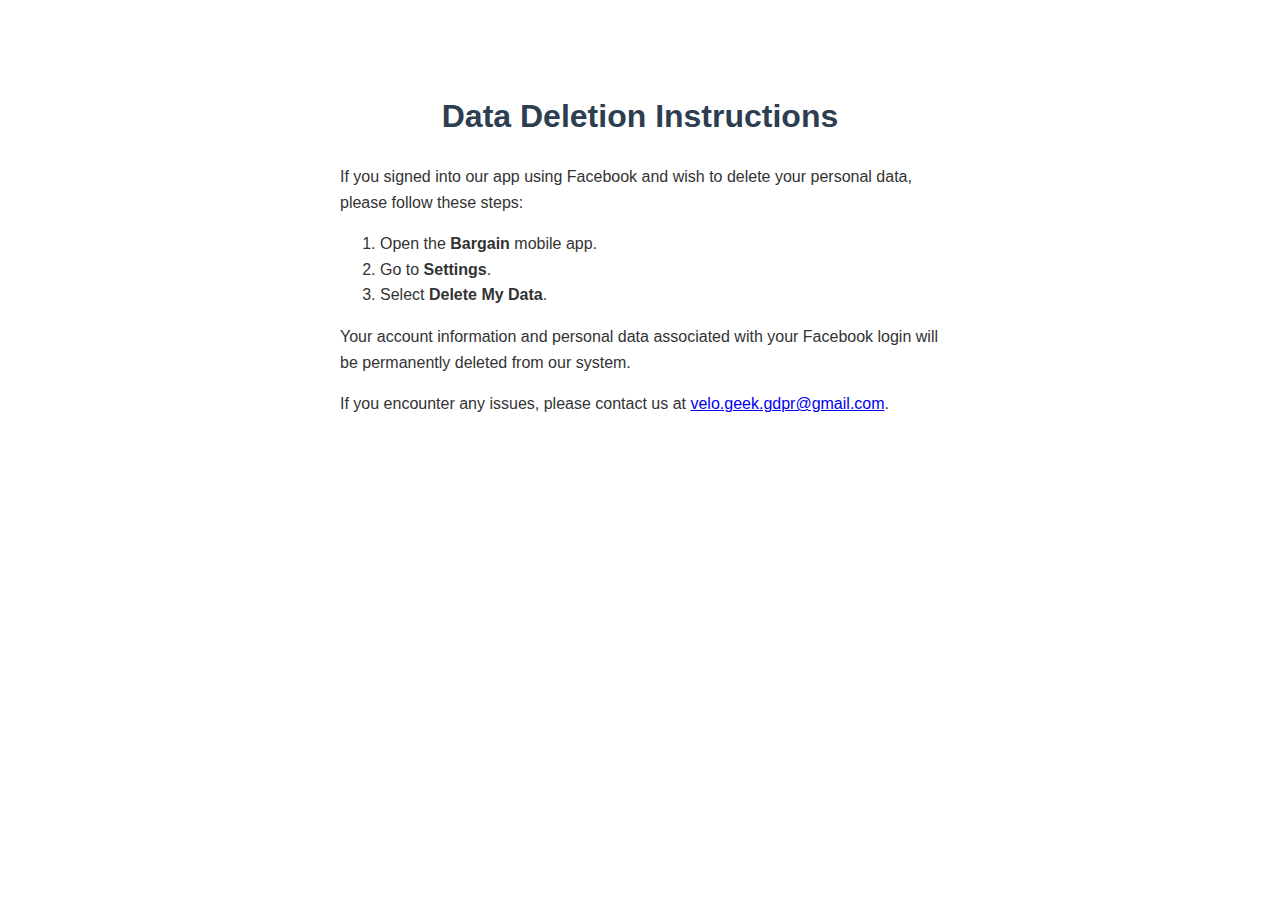
<file: bargain/legal/data-deletion.html>
<!DOCTYPE html>
<html lang="en">
<head>
  <meta charset="UTF-8">
  <title>Data Deletion Instructions</title>
  <meta name="viewport" content="width=device-width, initial-scale=1.0">
  <style>
    body {
      font-family: Arial, sans-serif;
      max-width: 600px;
      margin: 50px auto;
      padding: 20px;
      line-height: 1.6;
      color: #333;
    }
    h1 {
      text-align: center;
      color: #2c3e50;
    }
  </style>
</head>
<body>
  <h1>Data Deletion Instructions</h1>
  <p>
    If you signed into our app using Facebook and wish to delete your personal data, please follow these steps:
  </p>
  <ol>
    <li>Open the <strong>Bargain</strong> mobile app.</li>
    <li>Go to <strong>Settings</strong>.</li>
    <li>Select <strong>Delete My Data</strong>.</li>
  </ol>
  <p>
    Your account information and personal data associated with your Facebook login will be permanently deleted from our system.
  </p>
  <p>If you encounter any issues, please contact us at <a href="mailto:velo.geek.gdpr@gmail.com">velo.geek.gdpr@gmail.com</a>.</p>
</body>
</html>
</file>
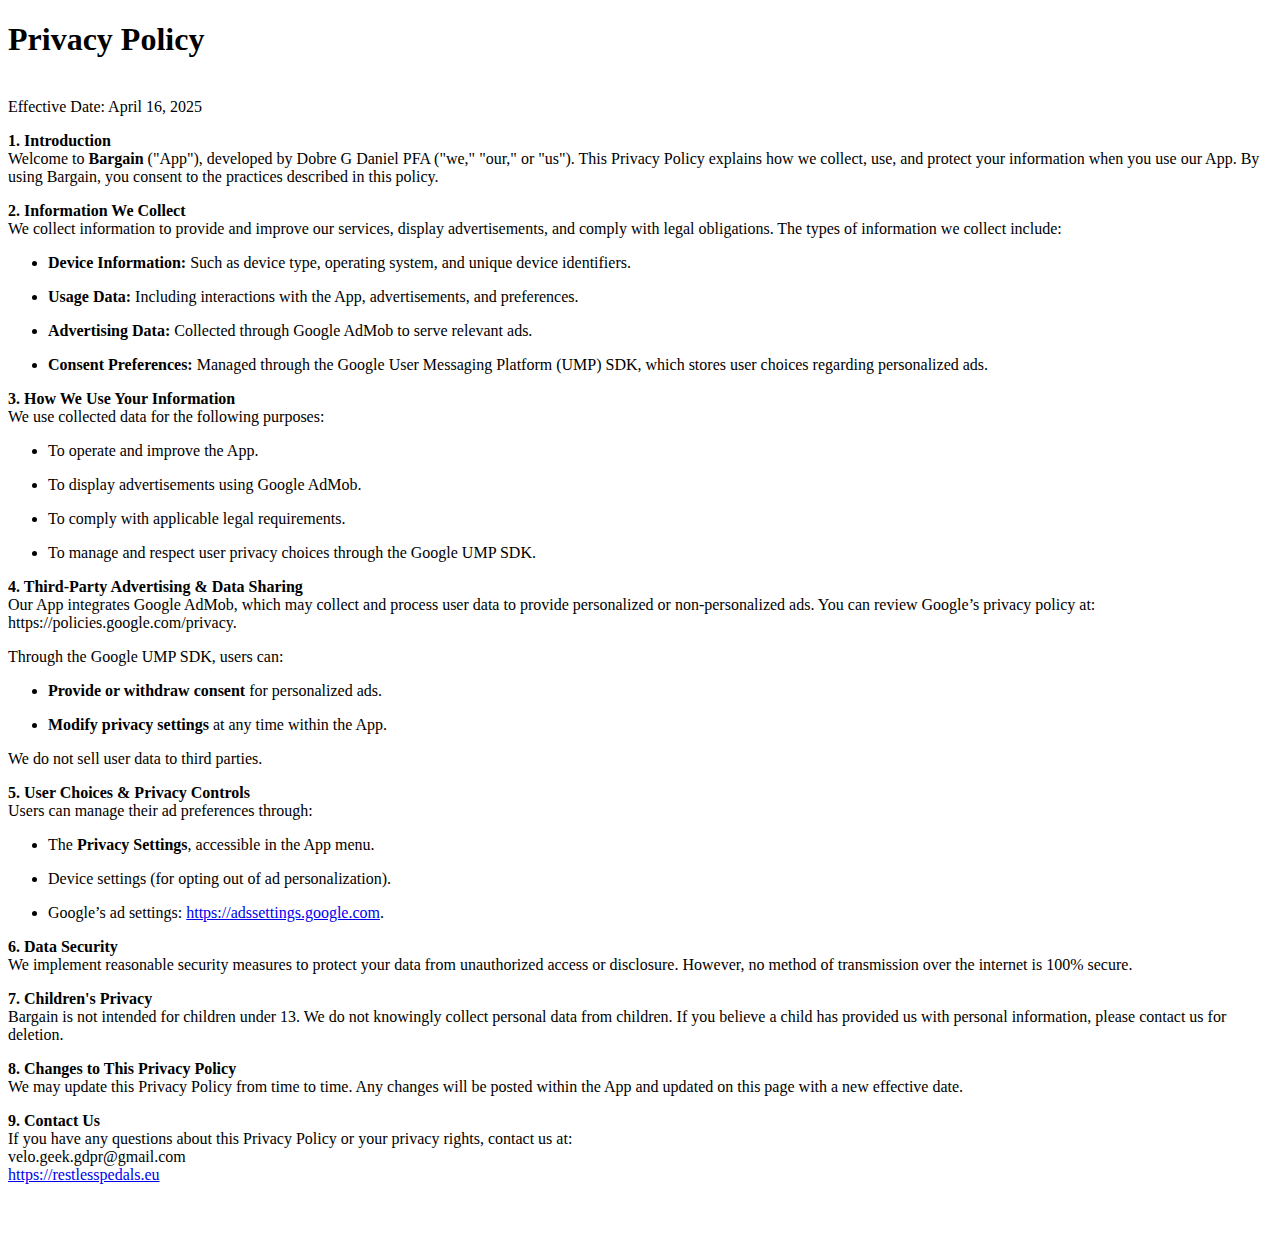
<file: bargain/legal/privacy-policy.html>
<!DOCTYPE html>
<html lang="en">
  <head>
    <meta charset="UTF-8" />
    <meta name="viewport" content="width=device-width, initial-scale=1.0" />
    <title>Privacy Policy</title>
  </head>
  <body>
    <h1>Privacy Policy</h1>
    <div>
      <p><br /><span>Effective Date: April 16, 2025</span></p>
      <p>
        <span><strong>1. Introduction</strong></span
        ><br /><span>Welcome to </span
        ><span><strong>Bargain</strong></span
        ><span>
          ("App"), developed by Dobre G Daniel PFA ("we," "our," or "us"). This
          Privacy Policy explains how we collect, use, and protect your
          information when you use our App. By using Bargain, you consent
          to the practices described in this policy.</span
        >
      </p>
      <p>
        <span><strong>2. Information We Collect</strong></span
        ><br /><span
          >We collect information to provide and improve our services, display
          advertisements, and comply with legal obligations. The types of
          information we collect include:</span
        >
      </p>
      <ul data-spread="false">
        <li>
          <p>
            <span><strong>Device Information:</strong></span
            ><span>
              Such as device type, operating system, and unique device
              identifiers.</span
            >
          </p>
        </li>
        <li>
          <p>
            <span><strong>Usage Data:</strong></span
            ><span>
              Including interactions with the App, advertisements, and
              preferences.</span
            >
          </p>
        </li>
        <li>
          <p>
            <span><strong>Advertising Data:</strong></span
            ><span> Collected through Google AdMob to serve relevant ads.</span>
          </p>
        </li>
        <li>
          <p>
            <span><strong>Consent Preferences:</strong></span
            ><span>
              Managed through the Google User Messaging Platform (UMP) SDK,
              which stores user choices regarding personalized ads.</span
            >
          </p>
        </li>
      </ul>
      <p>
        <span><strong>3. How We Use Your Information</strong></span
        ><br /><span>We use collected data for the following purposes:</span>
      </p>
      <ul data-spread="false">
        <li>
          <p><span>To operate and improve the App.</span></p>
        </li>
        <li>
          <p><span>To display advertisements using Google AdMob.</span></p>
        </li>
        <li>
          <p><span>To comply with applicable legal requirements.</span></p>
        </li>
        <li>
          <p>
            <span
              >To manage and respect user privacy choices through the Google UMP
              SDK.</span
            >
          </p>
        </li>
      </ul>
      <p>
        <span
          ><strong>4. Third-Party Advertising &amp; Data Sharing</strong></span
        ><br /><span
          >Our App integrates Google AdMob, which may collect and process user
          data to provide personalized or non-personalized ads. You can review
          Google’s privacy policy at: </span
        ><span><a disabled="true">https://policies.google.com/privacy</a></span
        ><span>.</span>
      </p>
      <p><span>Through the Google UMP SDK, users can:</span></p>
      <ul data-spread="false">
        <li>
          <p>
            <span><strong>Provide or withdraw consent</strong></span
            ><span> for personalized ads.</span>
          </p>
        </li>
        <li>
          <p>
            <span><strong>Modify privacy settings</strong></span
            ><span> at any time within the App.</span>
          </p>
        </li>
      </ul>
      <p><span>We do not sell user data to third parties.</span></p>
      <p>
        <span><strong>5. User Choices &amp; Privacy Controls</strong></span
        ><br /><span>Users can manage their ad preferences through:</span>
      </p>
      <ul data-spread="false">
        <li>
          <p>
            <span>The </span><span><strong>Privacy Settings</strong></span
            ><span>, accessible in the App menu.</span>
          </p>
        </li>
        <li>
          <p>
            <span>Device settings (for opting out of ad personalization).</span>
          </p>
        </li>
        <li>
          <p>
            <span>Google’s ad settings: </span
            ><a href="https://adssettings.google.com" disabled="false"
              ><span>https://adssettings.google.com</span></a
            ><span>.</span>
          </p>
        </li>
      </ul>
      <p>
        <span><strong>6. Data Security</strong></span
        ><br /><span
          >We implement reasonable security measures to protect your data from
          unauthorized access or disclosure. However, no method of transmission
          over the internet is 100% secure.</span
        >
      </p>
      <p>
        <span><strong>7. Children's Privacy</strong></span
        ><br /><span
          >Bargain is not intended for children under 13. We do not
          knowingly collect personal data from children. If you believe a child
          has provided us with personal information, please contact us for
          deletion.</span
        >
      </p>
      <p>
        <span><strong>8. Changes to This Privacy Policy</strong></span
        ><br /><span
          >We may update this Privacy Policy from time to time. Any changes will
          be posted within the App and updated on this page with a new effective
          date.</span
        >
      </p>
      <p>
        <span><strong>9. Contact Us</strong></span
        ><br /><span
          >If you have any questions about this Privacy Policy or your privacy
          rights, contact us at:</span
        ><br /><span>velo.geek.gdpr@gmail.com</span><br /><a href="https://restlesspedals.eu"
        >https://restlesspedals.eu</a>
      </p>
      <p><br/></p>
    </div>
  </body>
</html>
</file>
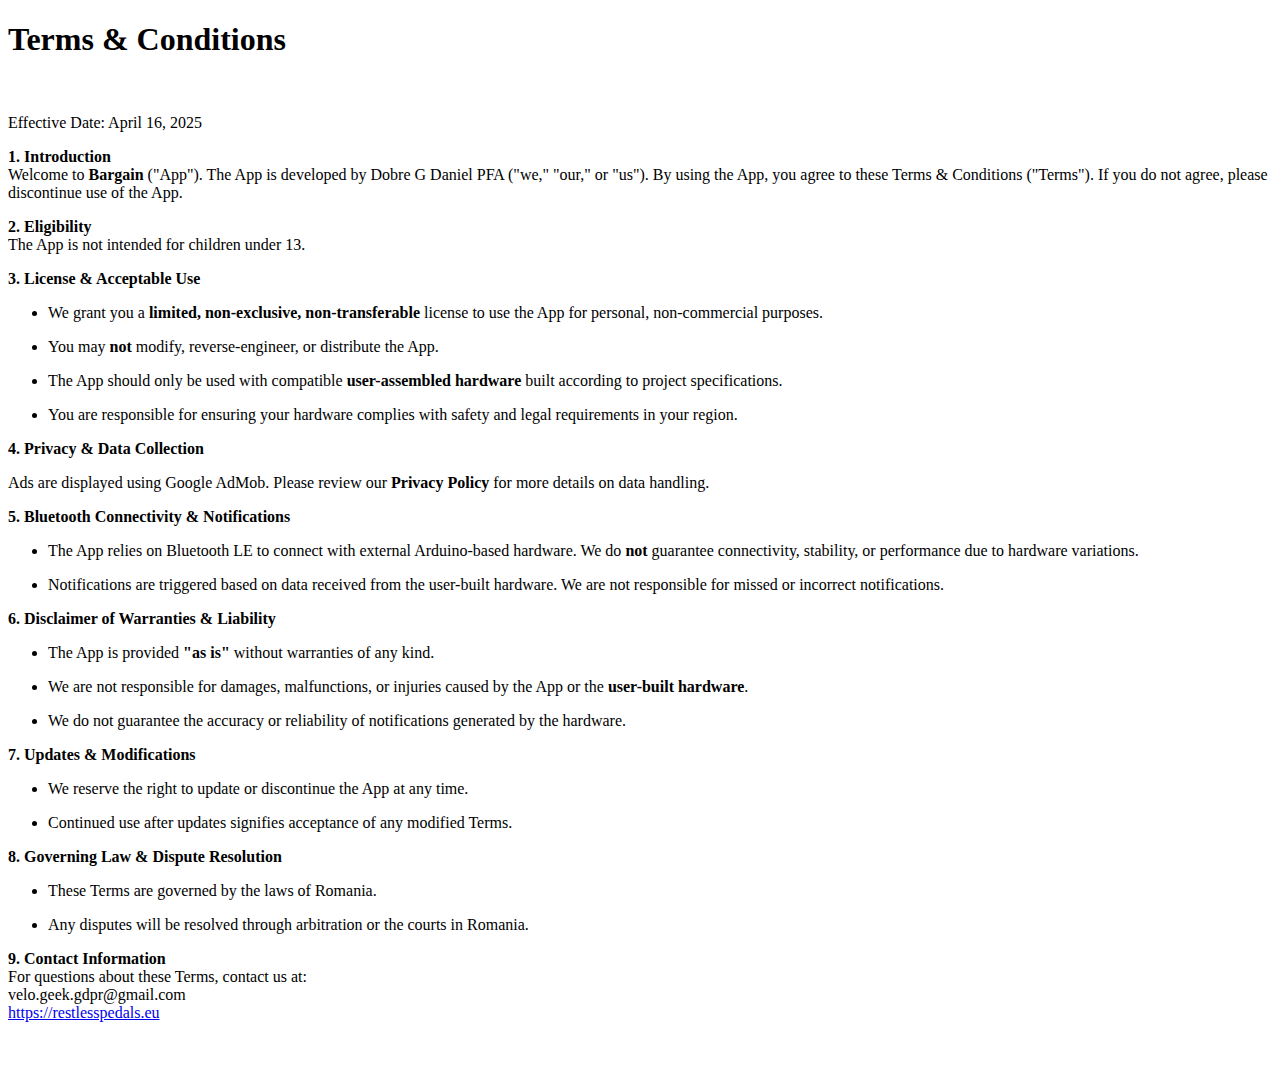
<file: bargain/legal/terms-and-conditions.html>
<!DOCTYPE html>
<html lang="en">
  <head>
    <meta charset="UTF-8" />
    <meta name="viewport" content="width=device-width, initial-scale=1.0" />
    <title>Terms and Conditions</title>
  </head>
  <body>
    <div>
      <h1>
        Terms &amp; Conditions
      </h1>
      <br />
      <p><span>Effective Date: April 16, 2025</span></p>
      <p>
        <span><strong>1. Introduction</strong></span
        ><br /><span>Welcome to </span
        ><span><strong>Bargain</strong></span
        ><span>
          ("App"). The App is
          developed by Dobre G Daniel PFA ("we," "our," or "us"). By using the
          App, you agree to these Terms &amp; Conditions ("Terms"). If you do
          not agree, please discontinue use of the App.</span
        >
      </p>
      <p>
        <span><strong>2. Eligibility</strong></span
        ><br /><span
          >The App
          is not intended for children under 13.</span
        >
      </p>
      <p>
        <span><strong>3. License &amp; Acceptable Use</strong></span>
      </p>
      <ul data-spread="false">
        <li>
          <p>
            <span>We grant you a </span
            ><span
              ><strong>limited, non-exclusive, non-transferable</strong></span
            ><span>
              license to use the App for personal, non-commercial
              purposes.</span
            >
          </p>
        </li>
        <li>
          <p>
            <span>You may </span><span><strong>not</strong></span
            ><span> modify, reverse-engineer, or distribute the App.</span>
          </p>
        </li>
        <li>
          <p>
            <span>The App should only be used with compatible </span
            ><span><strong>user-assembled hardware</strong></span
            ><span> built according to project specifications.</span>
          </p>
        </li>
        <li>
          <p>
            <span
              >You are responsible for ensuring your hardware complies with
              safety and legal requirements in your region.</span
            >
          </p>
        </li>
      </ul>
      <p>
        <span><strong>4. Privacy &amp; Data Collection</strong></span>
      </p>

      <p>
        <span>Ads are displayed using Google AdMob. Please review our </span
        ><span><strong>Privacy Policy</strong></span
        ><span> for more details on data handling.</span>
      </p>

      <p>
        <span
          ><strong>5. Bluetooth Connectivity &amp; Notifications</strong></span
        >
      </p>
      <ul data-spread="false">
        <li>
          <p>
            <span
              >The App relies on Bluetooth LE to connect with external
              Arduino-based hardware. We do </span
            ><span><strong>not</strong></span
            ><span>
              guarantee connectivity, stability, or performance due to hardware
              variations.</span
            >
          </p>
        </li>
        <li>
          <p>
            <span
              >Notifications are triggered based on data received from the
              user-built hardware. We are not responsible for missed or
              incorrect notifications.</span
            >
          </p>
        </li>
      </ul>
      <p>
        <span
          ><strong>6. Disclaimer of Warranties &amp; Liability</strong></span
        >
      </p>
      <ul data-spread="false">
        <li>
          <p>
            <span>The App is provided </span
            ><span><strong>"as is"</strong></span
            ><span> without warranties of any kind.</span>
          </p>
        </li>
        <li>
          <p>
            <span
              >We are not responsible for damages, malfunctions, or injuries
              caused by the App or the </span
            ><span><strong>user-built hardware</strong></span
            ><span>.</span>
          </p>
        </li>
        <li>
          <p>
            <span
              >We do not guarantee the accuracy or reliability of notifications
              generated by the hardware.</span
            >
          </p>
        </li>
      </ul>
      <p>
        <span><strong>7. Updates &amp; Modifications</strong></span>
      </p>
      <ul data-spread="false">
        <li>
          <p>
            <span
              >We reserve the right to update or discontinue the App at any
              time.</span
            >
          </p>
        </li>
        <li>
          <p>
            <span
              >Continued use after updates signifies acceptance of any modified
              Terms.</span
            >
          </p>
        </li>
      </ul>
      <p>
        <span><strong>8. Governing Law &amp; Dispute Resolution</strong></span>
      </p>
      <ul data-spread="false">
        <li>
          <p>
            <span>These Terms are governed by the laws of Romania.</span>
          </p>
        </li>
        <li>
          <p>
            <span
              >Any disputes will be resolved through arbitration or the courts
              in Romania.</span
            >
          </p>
        </li>
      </ul>
      <p>
        <span><strong>9. Contact Information</strong></span
        ><br /><span>For questions about these Terms, contact us at:</span
        ><br /><span>velo.geek.gdpr@gmail.com</span><br />
        <a href="https://restlesspedals.eu">https://restlesspedals.eu</a>
      </p>
      <p><br /></p>
    </div>
  </body>
</html>
</file>
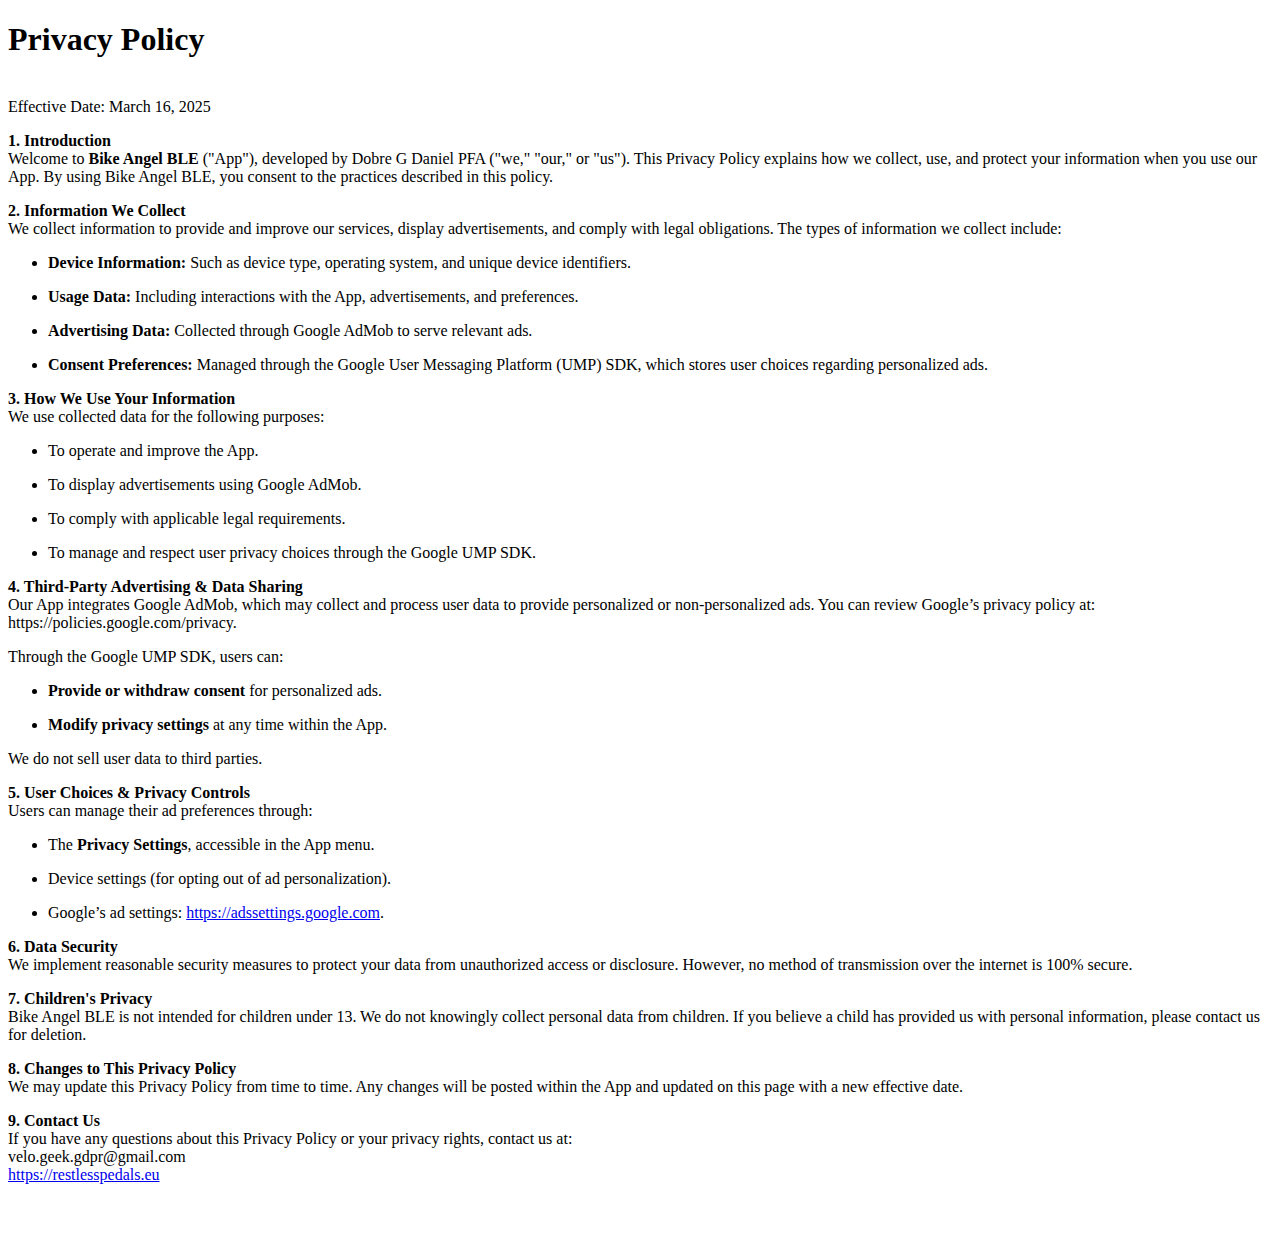
<file: bike-angel-ble/legal/privacy-policy.html>
<!DOCTYPE html>
<html lang="en">
  <head>
    <meta charset="UTF-8" />
    <meta name="viewport" content="width=device-width, initial-scale=1.0" />
    <title>Privacy Policy</title>
  </head>
  <body>
    <h1>Privacy Policy</h1>
    <div>
      <p><br /><span>Effective Date: March 16, 2025</span></p>
      <p>
        <span><strong>1. Introduction</strong></span
        ><br /><span>Welcome to </span
        ><span><strong>Bike Angel BLE</strong></span
        ><span>
          ("App"), developed by Dobre G Daniel PFA ("we," "our," or "us"). This
          Privacy Policy explains how we collect, use, and protect your
          information when you use our App. By using Bike Angel BLE, you consent
          to the practices described in this policy.</span
        >
      </p>
      <p>
        <span><strong>2. Information We Collect</strong></span
        ><br /><span
          >We collect information to provide and improve our services, display
          advertisements, and comply with legal obligations. The types of
          information we collect include:</span
        >
      </p>
      <ul data-spread="false">
        <li>
          <p>
            <span><strong>Device Information:</strong></span
            ><span>
              Such as device type, operating system, and unique device
              identifiers.</span
            >
          </p>
        </li>
        <li>
          <p>
            <span><strong>Usage Data:</strong></span
            ><span>
              Including interactions with the App, advertisements, and
              preferences.</span
            >
          </p>
        </li>
        <li>
          <p>
            <span><strong>Advertising Data:</strong></span
            ><span> Collected through Google AdMob to serve relevant ads.</span>
          </p>
        </li>
        <li>
          <p>
            <span><strong>Consent Preferences:</strong></span
            ><span>
              Managed through the Google User Messaging Platform (UMP) SDK,
              which stores user choices regarding personalized ads.</span
            >
          </p>
        </li>
      </ul>
      <p>
        <span><strong>3. How We Use Your Information</strong></span
        ><br /><span>We use collected data for the following purposes:</span>
      </p>
      <ul data-spread="false">
        <li>
          <p><span>To operate and improve the App.</span></p>
        </li>
        <li>
          <p><span>To display advertisements using Google AdMob.</span></p>
        </li>
        <li>
          <p><span>To comply with applicable legal requirements.</span></p>
        </li>
        <li>
          <p>
            <span
              >To manage and respect user privacy choices through the Google UMP
              SDK.</span
            >
          </p>
        </li>
      </ul>
      <p>
        <span
          ><strong>4. Third-Party Advertising &amp; Data Sharing</strong></span
        ><br /><span
          >Our App integrates Google AdMob, which may collect and process user
          data to provide personalized or non-personalized ads. You can review
          Google’s privacy policy at: </span
        ><span><a disabled="true">https://policies.google.com/privacy</a></span
        ><span>.</span>
      </p>
      <p><span>Through the Google UMP SDK, users can:</span></p>
      <ul data-spread="false">
        <li>
          <p>
            <span><strong>Provide or withdraw consent</strong></span
            ><span> for personalized ads.</span>
          </p>
        </li>
        <li>
          <p>
            <span><strong>Modify privacy settings</strong></span
            ><span> at any time within the App.</span>
          </p>
        </li>
      </ul>
      <p><span>We do not sell user data to third parties.</span></p>
      <p>
        <span><strong>5. User Choices &amp; Privacy Controls</strong></span
        ><br /><span>Users can manage their ad preferences through:</span>
      </p>
      <ul data-spread="false">
        <li>
          <p>
            <span>The </span><span><strong>Privacy Settings</strong></span
            ><span>, accessible in the App menu.</span>
          </p>
        </li>
        <li>
          <p>
            <span>Device settings (for opting out of ad personalization).</span>
          </p>
        </li>
        <li>
          <p>
            <span>Google’s ad settings: </span
            ><a href="https://adssettings.google.com" disabled="false"
              ><span>https://adssettings.google.com</span></a
            ><span>.</span>
          </p>
        </li>
      </ul>
      <p>
        <span><strong>6. Data Security</strong></span
        ><br /><span
          >We implement reasonable security measures to protect your data from
          unauthorized access or disclosure. However, no method of transmission
          over the internet is 100% secure.</span
        >
      </p>
      <p>
        <span><strong>7. Children's Privacy</strong></span
        ><br /><span
          >Bike Angel BLE is not intended for children under 13. We do not
          knowingly collect personal data from children. If you believe a child
          has provided us with personal information, please contact us for
          deletion.</span
        >
      </p>
      <p>
        <span><strong>8. Changes to This Privacy Policy</strong></span
        ><br /><span
          >We may update this Privacy Policy from time to time. Any changes will
          be posted within the App and updated on this page with a new effective
          date.</span
        >
      </p>
      <p>
        <span><strong>9. Contact Us</strong></span
        ><br /><span
          >If you have any questions about this Privacy Policy or your privacy
          rights, contact us at:</span
        ><br /><span>velo.geek.gdpr@gmail.com</span><br /><a href="https://restlesspedals.eu"
        >https://restlesspedals.eu</a>
      </p>
      <p><br/></p>
    </div>
  </body>
</html>
</file>
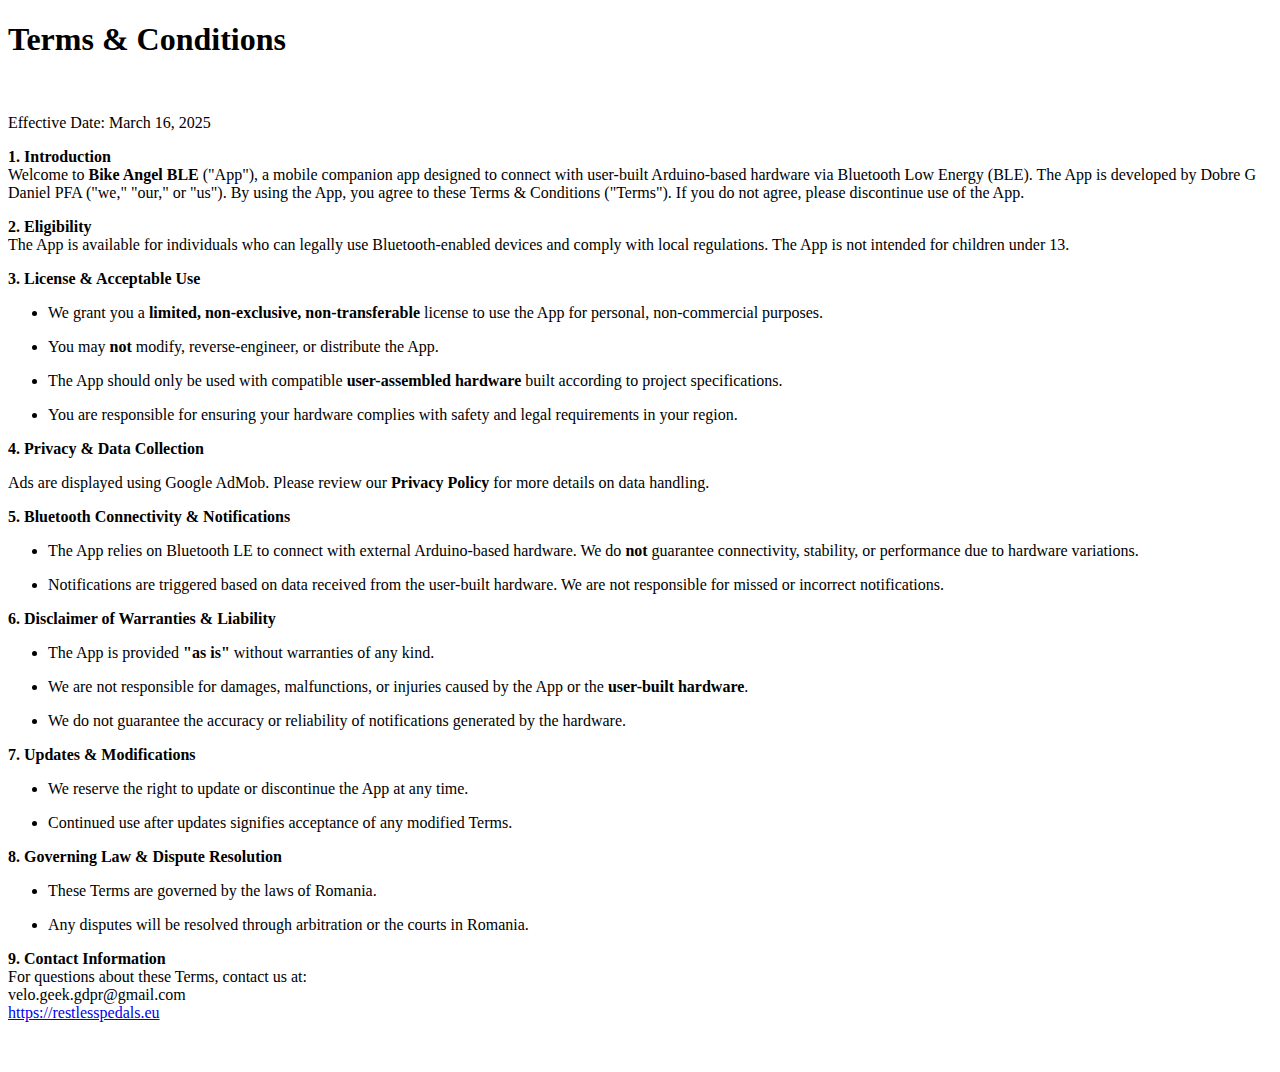
<file: bike-angel-ble/legal/terms-and-conditions.html>
<!DOCTYPE html>
<html lang="en">
  <head>
    <meta charset="UTF-8" />
    <meta name="viewport" content="width=device-width, initial-scale=1.0" />
    <title>Terms and Conditions</title>
  </head>
  <body>
    <div>
      <h1>
        Terms &amp; Conditions
      </h1>
      <br />
      <p><span>Effective Date: March 16, 2025</span></p>
      <p>
        <span><strong>1. Introduction</strong></span
        ><br /><span>Welcome to </span
        ><span><strong>Bike Angel BLE</strong></span
        ><span>
          ("App"), a mobile companion app designed to connect with user-built
          Arduino-based hardware via Bluetooth Low Energy (BLE). The App is
          developed by Dobre G Daniel PFA ("we," "our," or "us"). By using the
          App, you agree to these Terms &amp; Conditions ("Terms"). If you do
          not agree, please discontinue use of the App.</span
        >
      </p>
      <p>
        <span><strong>2. Eligibility</strong></span
        ><br /><span
          >The App is available for individuals who can legally use
          Bluetooth-enabled devices and comply with local regulations. The App
          is not intended for children under 13.</span
        >
      </p>
      <p>
        <span><strong>3. License &amp; Acceptable Use</strong></span>
      </p>
      <ul data-spread="false">
        <li>
          <p>
            <span>We grant you a </span
            ><span
              ><strong>limited, non-exclusive, non-transferable</strong></span
            ><span>
              license to use the App for personal, non-commercial
              purposes.</span
            >
          </p>
        </li>
        <li>
          <p>
            <span>You may </span><span><strong>not</strong></span
            ><span> modify, reverse-engineer, or distribute the App.</span>
          </p>
        </li>
        <li>
          <p>
            <span>The App should only be used with compatible </span
            ><span><strong>user-assembled hardware</strong></span
            ><span> built according to project specifications.</span>
          </p>
        </li>
        <li>
          <p>
            <span
              >You are responsible for ensuring your hardware complies with
              safety and legal requirements in your region.</span
            >
          </p>
        </li>
      </ul>
      <p>
        <span><strong>4. Privacy &amp; Data Collection</strong></span>
      </p>

      <p>
        <span>Ads are displayed using Google AdMob. Please review our </span
        ><span><strong>Privacy Policy</strong></span
        ><span> for more details on data handling.</span>
      </p>

      <p>
        <span
          ><strong>5. Bluetooth Connectivity &amp; Notifications</strong></span
        >
      </p>
      <ul data-spread="false">
        <li>
          <p>
            <span
              >The App relies on Bluetooth LE to connect with external
              Arduino-based hardware. We do </span
            ><span><strong>not</strong></span
            ><span>
              guarantee connectivity, stability, or performance due to hardware
              variations.</span
            >
          </p>
        </li>
        <li>
          <p>
            <span
              >Notifications are triggered based on data received from the
              user-built hardware. We are not responsible for missed or
              incorrect notifications.</span
            >
          </p>
        </li>
      </ul>
      <p>
        <span
          ><strong>6. Disclaimer of Warranties &amp; Liability</strong></span
        >
      </p>
      <ul data-spread="false">
        <li>
          <p>
            <span>The App is provided </span
            ><span><strong>"as is"</strong></span
            ><span> without warranties of any kind.</span>
          </p>
        </li>
        <li>
          <p>
            <span
              >We are not responsible for damages, malfunctions, or injuries
              caused by the App or the </span
            ><span><strong>user-built hardware</strong></span
            ><span>.</span>
          </p>
        </li>
        <li>
          <p>
            <span
              >We do not guarantee the accuracy or reliability of notifications
              generated by the hardware.</span
            >
          </p>
        </li>
      </ul>
      <p>
        <span><strong>7. Updates &amp; Modifications</strong></span>
      </p>
      <ul data-spread="false">
        <li>
          <p>
            <span
              >We reserve the right to update or discontinue the App at any
              time.</span
            >
          </p>
        </li>
        <li>
          <p>
            <span
              >Continued use after updates signifies acceptance of any modified
              Terms.</span
            >
          </p>
        </li>
      </ul>
      <p>
        <span><strong>8. Governing Law &amp; Dispute Resolution</strong></span>
      </p>
      <ul data-spread="false">
        <li>
          <p>
            <span>These Terms are governed by the laws of Romania.</span>
          </p>
        </li>
        <li>
          <p>
            <span
              >Any disputes will be resolved through arbitration or the courts
              in Romania.</span
            >
          </p>
        </li>
      </ul>
      <p>
        <span><strong>9. Contact Information</strong></span
        ><br /><span>For questions about these Terms, contact us at:</span
        ><br /><span>velo.geek.gdpr@gmail.com</span><br />
        <a href="https://restlesspedals.eu">https://restlesspedals.eu</a>
      </p>
      <p><br /></p>
    </div>
  </body>
</html>
</file>
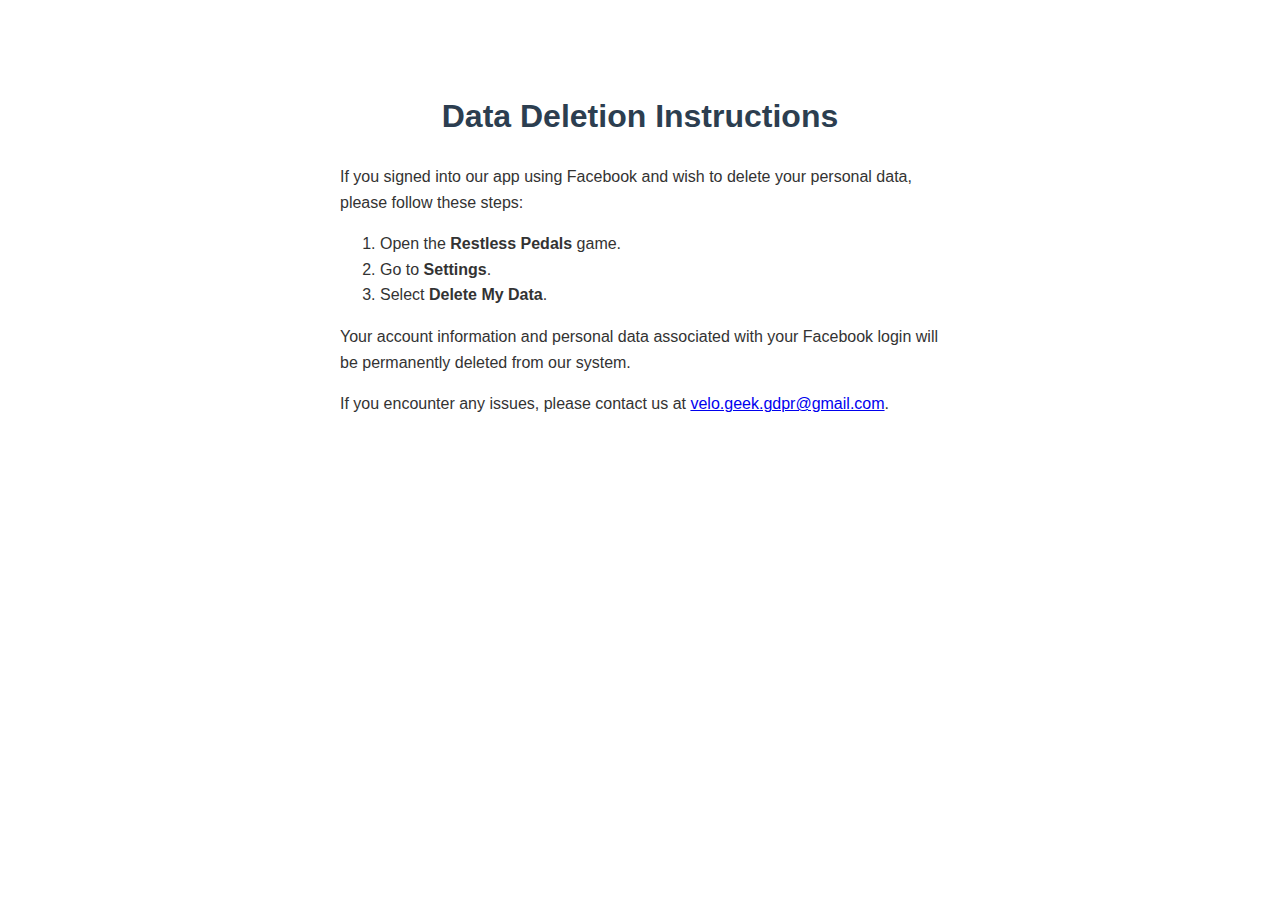
<file: restlesspedals/legal/data-deletion.html>
<!DOCTYPE html>
<html lang="en">
<head>
  <meta charset="UTF-8">
  <title>Data Deletion Instructions</title>
  <meta name="viewport" content="width=device-width, initial-scale=1.0">
  <style>
    body {
      font-family: Arial, sans-serif;
      max-width: 600px;
      margin: 50px auto;
      padding: 20px;
      line-height: 1.6;
      color: #333;
    }
    h1 {
      text-align: center;
      color: #2c3e50;
    }
  </style>
</head>
<body>
  <h1>Data Deletion Instructions</h1>
  <p>
    If you signed into our app using Facebook and wish to delete your personal data, please follow these steps:
  </p>
  <ol>
    <li>Open the <strong>Restless Pedals</strong> game.</li>
    <li>Go to <strong>Settings</strong>.</li>
    <li>Select <strong>Delete My Data</strong>.</li>
  </ol>
  <p>
    Your account information and personal data associated with your Facebook login will be permanently deleted from our system.
  </p>
  <p>If you encounter any issues, please contact us at <a href="mailto:velo.geek.gdpr@gmail.com">velo.geek.gdpr@gmail.com</a>.</p>
</body>
</html>
</file>
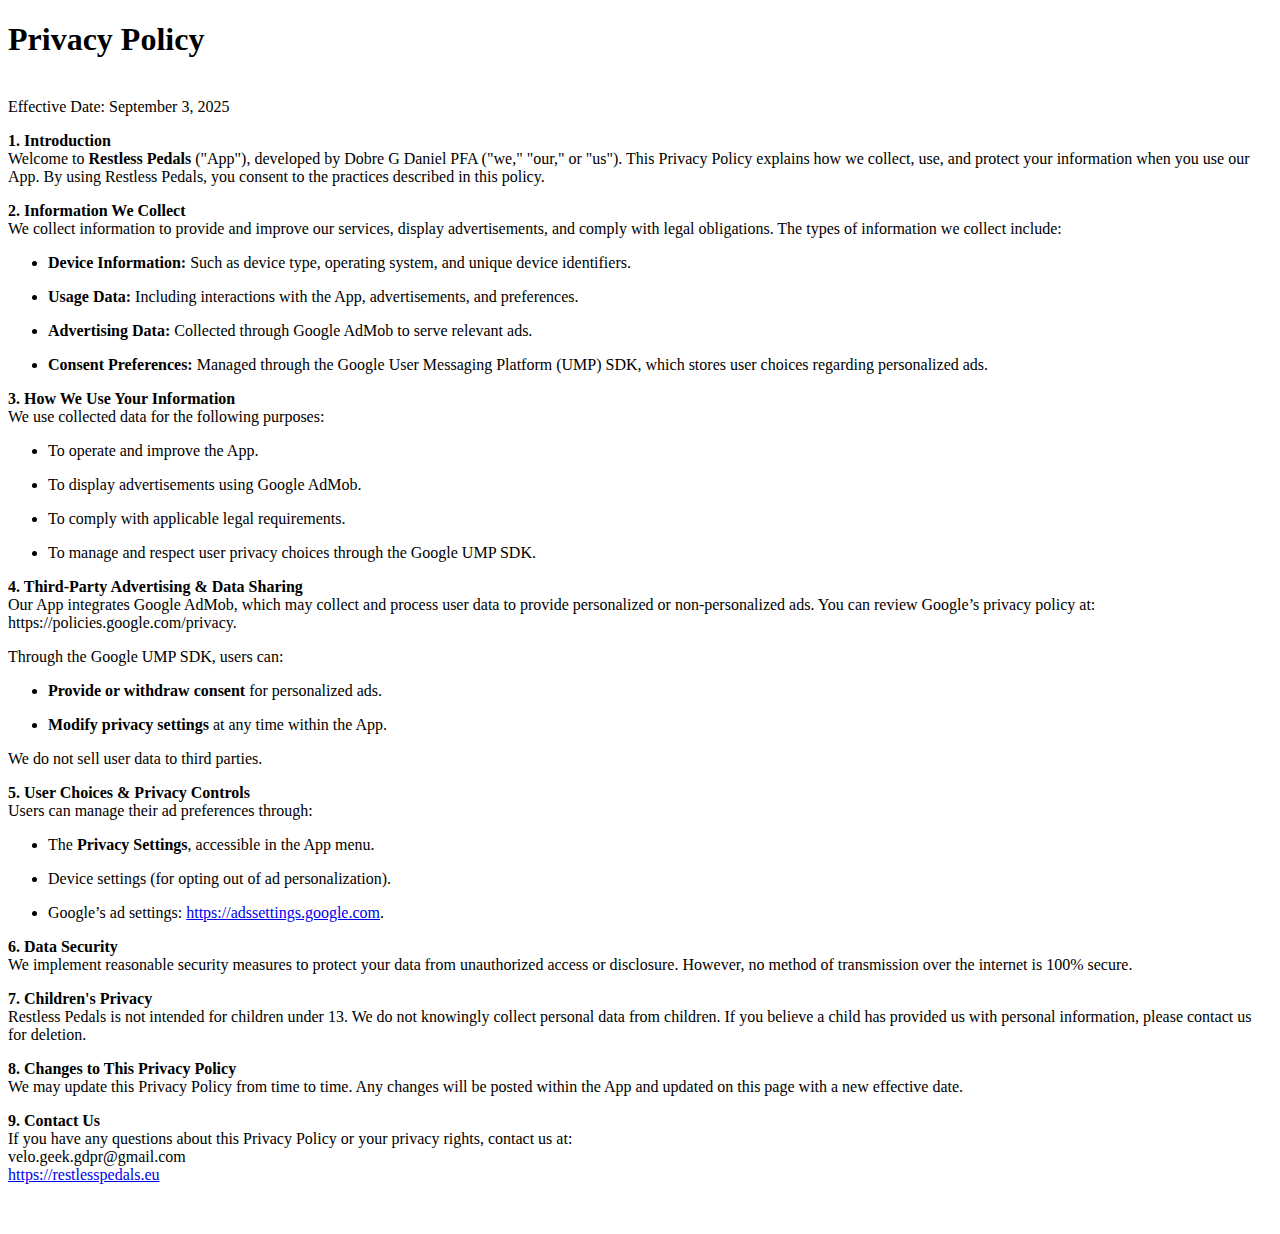
<file: restlesspedals/legal/privacy-policy.html>
<!DOCTYPE html>
<html lang="en">
  <head>
    <meta charset="UTF-8" />
    <meta name="viewport" content="width=device-width, initial-scale=1.0" />
    <title>Privacy Policy</title>
  </head>
  <body>
    <h1>Privacy Policy</h1>
    <div>
      <p><br /><span>Effective Date: September 3, 2025</span></p>
      <p>
        <span><strong>1. Introduction</strong></span
        ><br /><span>Welcome to </span
        ><span><strong>Restless Pedals</strong></span
        ><span>
          ("App"), developed by Dobre G Daniel PFA ("we," "our," or "us"). This
          Privacy Policy explains how we collect, use, and protect your
          information when you use our App. By using Restless Pedals, you consent
          to the practices described in this policy.</span
        >
      </p>
      <p>
        <span><strong>2. Information We Collect</strong></span
        ><br /><span
          >We collect information to provide and improve our services, display
          advertisements, and comply with legal obligations. The types of
          information we collect include:</span
        >
      </p>
      <ul data-spread="false">
        <li>
          <p>
            <span><strong>Device Information:</strong></span
            ><span>
              Such as device type, operating system, and unique device
              identifiers.</span
            >
          </p>
        </li>
        <li>
          <p>
            <span><strong>Usage Data:</strong></span
            ><span>
              Including interactions with the App, advertisements, and
              preferences.</span
            >
          </p>
        </li>
        <li>
          <p>
            <span><strong>Advertising Data:</strong></span
            ><span> Collected through Google AdMob to serve relevant ads.</span>
          </p>
        </li>
        <li>
          <p>
            <span><strong>Consent Preferences:</strong></span
            ><span>
              Managed through the Google User Messaging Platform (UMP) SDK,
              which stores user choices regarding personalized ads.</span
            >
          </p>
        </li>
      </ul>
      <p>
        <span><strong>3. How We Use Your Information</strong></span
        ><br /><span>We use collected data for the following purposes:</span>
      </p>
      <ul data-spread="false">
        <li>
          <p><span>To operate and improve the App.</span></p>
        </li>
        <li>
          <p><span>To display advertisements using Google AdMob.</span></p>
        </li>
        <li>
          <p><span>To comply with applicable legal requirements.</span></p>
        </li>
        <li>
          <p>
            <span
              >To manage and respect user privacy choices through the Google UMP
              SDK.</span
            >
          </p>
        </li>
      </ul>
      <p>
        <span
          ><strong>4. Third-Party Advertising &amp; Data Sharing</strong></span
        ><br /><span
          >Our App integrates Google AdMob, which may collect and process user
          data to provide personalized or non-personalized ads. You can review
          Google’s privacy policy at: </span
        ><span><a disabled="true">https://policies.google.com/privacy</a></span
        ><span>.</span>
      </p>
      <p><span>Through the Google UMP SDK, users can:</span></p>
      <ul data-spread="false">
        <li>
          <p>
            <span><strong>Provide or withdraw consent</strong></span
            ><span> for personalized ads.</span>
          </p>
        </li>
        <li>
          <p>
            <span><strong>Modify privacy settings</strong></span
            ><span> at any time within the App.</span>
          </p>
        </li>
      </ul>
      <p><span>We do not sell user data to third parties.</span></p>
      <p>
        <span><strong>5. User Choices &amp; Privacy Controls</strong></span
        ><br /><span>Users can manage their ad preferences through:</span>
      </p>
      <ul data-spread="false">
        <li>
          <p>
            <span>The </span><span><strong>Privacy Settings</strong></span
            ><span>, accessible in the App menu.</span>
          </p>
        </li>
        <li>
          <p>
            <span>Device settings (for opting out of ad personalization).</span>
          </p>
        </li>
        <li>
          <p>
            <span>Google’s ad settings: </span
            ><a href="https://adssettings.google.com" disabled="false"
              ><span>https://adssettings.google.com</span></a
            ><span>.</span>
          </p>
        </li>
      </ul>
      <p>
        <span><strong>6. Data Security</strong></span
        ><br /><span
          >We implement reasonable security measures to protect your data from
          unauthorized access or disclosure. However, no method of transmission
          over the internet is 100% secure.</span
        >
      </p>
      <p>
        <span><strong>7. Children's Privacy</strong></span
        ><br /><span
          >Restless Pedals is not intended for children under 13. We do not
          knowingly collect personal data from children. If you believe a child
          has provided us with personal information, please contact us for
          deletion.</span
        >
      </p>
      <p>
        <span><strong>8. Changes to This Privacy Policy</strong></span
        ><br /><span
          >We may update this Privacy Policy from time to time. Any changes will
          be posted within the App and updated on this page with a new effective
          date.</span
        >
      </p>
      <p>
        <span><strong>9. Contact Us</strong></span
        ><br /><span
          >If you have any questions about this Privacy Policy or your privacy
          rights, contact us at:</span
        ><br /><span>velo.geek.gdpr@gmail.com</span><br /><a href="https://restlesspedals.eu"
        >https://restlesspedals.eu</a>
      </p>
      <p><br/></p>
    </div>
  </body>
</html>
</file>
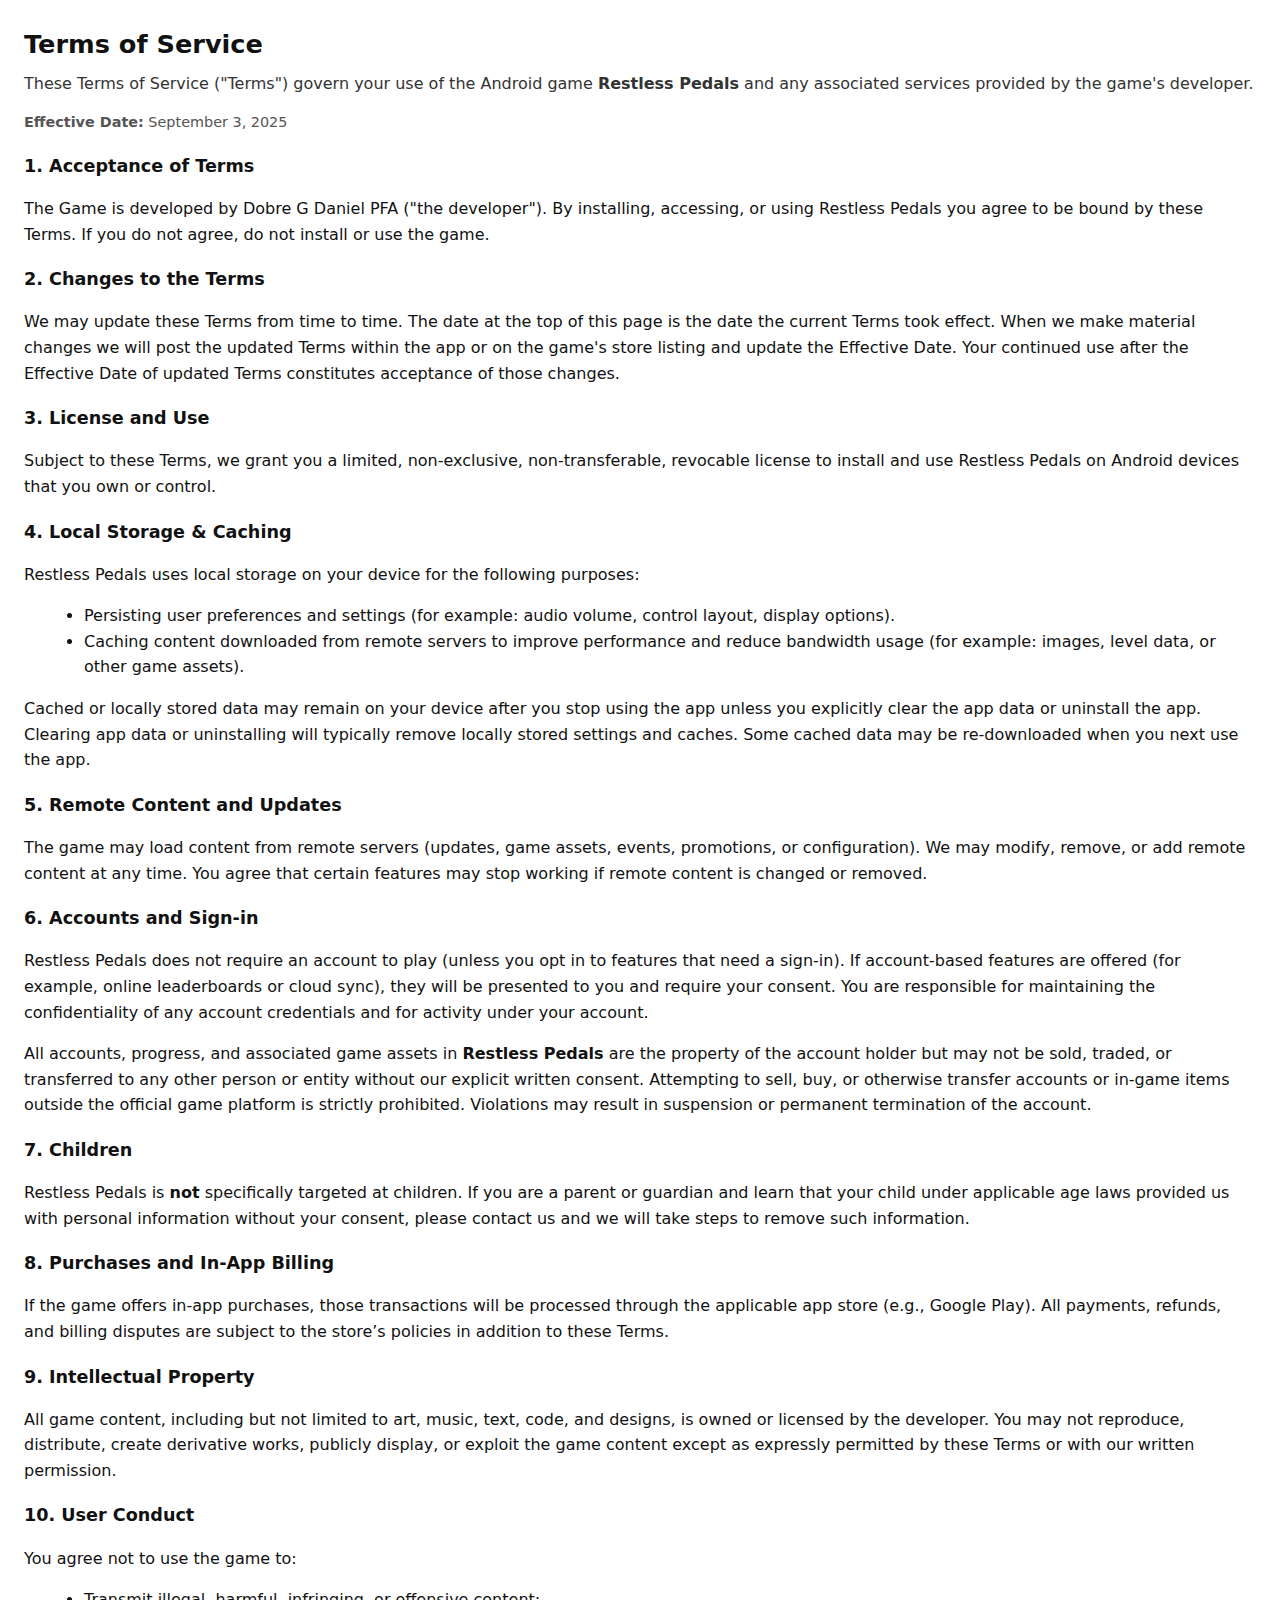
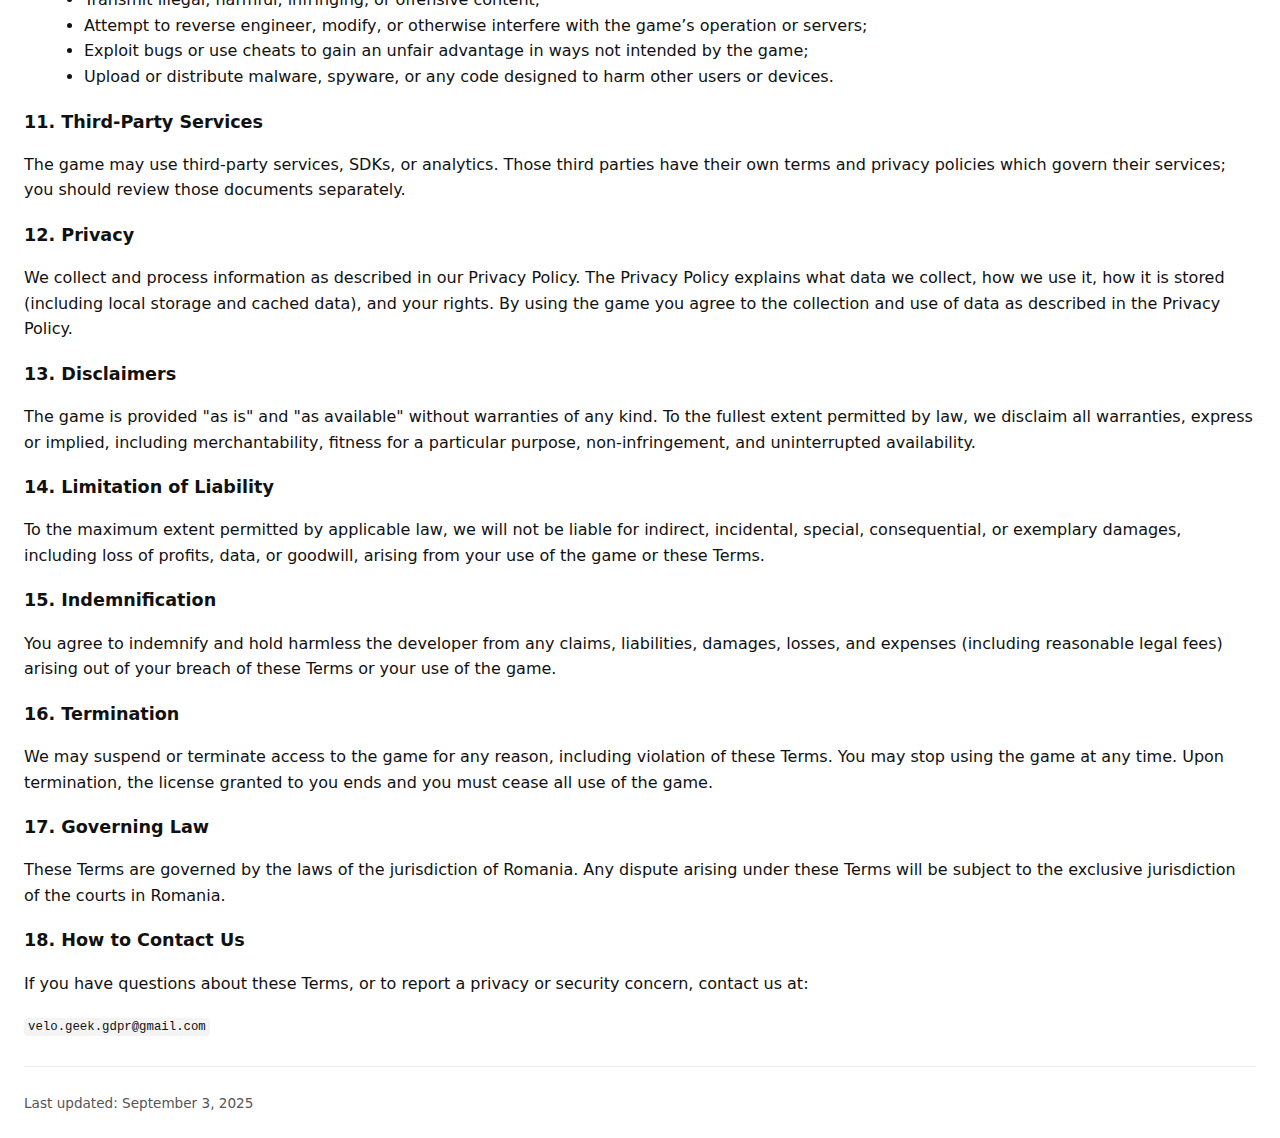
<file: restlesspedals/legal/terms-and-conditions.html>
<!doctype html>

<html lang="en">
<head>
  <meta charset="utf-8" />
  <meta name="viewport" content="width=device-width,initial-scale=1" />
  <title>Terms of Service — Restless Pedals</title>
  <style>
    body { font-family: system-ui, -apple-system, "Segoe UI", Roboto, "Helvetica Neue", Arial; line-height:1.6; margin:24px; color:#111; }
    header { margin-bottom:18px; }
    h1 { font-size:1.6rem; margin:0 0 6px 0; }
    p.lead { margin:0 0 12px 0; color:#333; }
    section { margin:18px 0; }
    h2 { font-size:1.1rem; margin:8px 0; }
    ul { margin:8px 0 8px 20px; }
    .meta { font-size:0.9rem; color:#555; }
    footer { margin-top:28px; font-size:0.85rem; color:#555; border-top:1px solid #eee; padding-top:12px; }
    code { background:#f4f4f4; padding:2px 4px; border-radius:4px; font-family:monospace; font-size:0.95em; }
  </style>
</head>
<body>
  <header>
    <h1>Terms of Service</h1>
    <p class="lead">These Terms of Service ("Terms") govern your use of the Android game <strong>Restless Pedals</strong> and any associated services provided by the game's developer.</p>
    <p class="meta"><strong>Effective Date:</strong> September 3, 2025</p>
  </header>

  <section>
    <h2>1. Acceptance of Terms</h2>
    <p>The Game is
          developed by Dobre G Daniel PFA ("the developer"). By installing, accessing, or using Restless Pedals you agree to be bound by these Terms. If you do not agree, do not install or use the game.</p>
  </section>

  <section>
    <h2>2. Changes to the Terms</h2>
    <p>We may update these Terms from time to time. The date at the top of this page is the date the current Terms took effect. When we make material changes we will post the updated Terms within the app or on the game's store listing and update the Effective Date. Your continued use after the Effective Date of updated Terms constitutes acceptance of those changes.</p>
  </section>

  <section>
    <h2>3. License and Use</h2>
    <p>Subject to these Terms, we grant you a limited, non-exclusive, non-transferable, revocable license to install and use Restless Pedals on Android devices that you own or control.</p>
  </section>

  <section>
    <h2>4. Local Storage & Caching</h2>
    <p>Restless Pedals uses local storage on your device for the following purposes:</p>
    <ul>
      <li>Persisting user preferences and settings (for example: audio volume, control layout, display options).</li>
      <li>Caching content downloaded from remote servers to improve performance and reduce bandwidth usage (for example: images, level data, or other game assets).</li>
    </ul>
    <p>Cached or locally stored data may remain on your device after you stop using the app unless you explicitly clear the app data or uninstall the app. Clearing app data or uninstalling will typically remove locally stored settings and caches. Some cached data may be re-downloaded when you next use the app.</p>
  </section>

  <section>
    <h2>5. Remote Content and Updates</h2>
    <p>The game may load content from remote servers (updates, game assets, events, promotions, or configuration). We may modify, remove, or add remote content at any time. You agree that certain features may stop working if remote content is changed or removed.</p>
  </section>

  <section>
    <h2>6. Accounts and Sign-in</h2>
    <p>Restless Pedals does not require an account to play (unless you opt in to features that need a sign-in). If account-based features are offered (for example, online leaderboards or cloud sync), they will be presented to you and require your consent. You are responsible for maintaining the confidentiality of any account credentials and for activity under your account.</p>

  <p>All accounts, progress, and associated game assets in <strong>Restless Pedals</strong> are the property of the account holder but may not be sold, traded, or transferred to any other person or entity without our explicit written consent. Attempting to sell, buy, or otherwise transfer accounts or in-game items outside the official game platform is strictly prohibited. Violations may result in suspension or permanent termination of the account.</p>
  </section>

  <section>
    <h2>7. Children</h2>
    <p>Restless Pedals is <strong>not</strong> specifically targeted at children. If you are a parent or guardian and learn that your child under applicable age laws provided us with personal information without your consent, please contact us and we will take steps to remove such information.</p>
  </section>

  <section>
    <h2>8. Purchases and In-App Billing</h2>
    <p>If the game offers in-app purchases, those transactions will be processed through the applicable app store (e.g., Google Play). All payments, refunds, and billing disputes are subject to the store’s policies in addition to these Terms.</p>
  </section>

  <section>
    <h2>9. Intellectual Property</h2>
    <p>All game content, including but not limited to art, music, text, code, and designs, is owned or licensed by the developer. You may not reproduce, distribute, create derivative works, publicly display, or exploit the game content except as expressly permitted by these Terms or with our written permission.</p>
  </section>

  <section>
    <h2>10. User Conduct</h2>
    <p>You agree not to use the game to:</p>
    <ul>
      <li>Transmit illegal, harmful, infringing, or offensive content;</li>
      <li>Attempt to reverse engineer, modify, or otherwise interfere with the game’s operation or servers;</li>
      <li>Exploit bugs or use cheats to gain an unfair advantage in ways not intended by the game;</li>
      <li>Upload or distribute malware, spyware, or any code designed to harm other users or devices.</li>
    </ul>
  </section>

  <section>
    <h2>11. Third-Party Services</h2>
    <p>The game may use third-party services, SDKs, or analytics. Those third parties have their own terms and privacy policies which govern their services; you should review those documents separately.</p>
  </section>

  <section>
    <h2>12. Privacy</h2>
    <p>We collect and process information as described in our Privacy Policy. The Privacy Policy explains what data we collect, how we use it, how it is stored (including local storage and cached data), and your rights. By using the game you agree to the collection and use of data as described in the Privacy Policy.</p>
  </section>

  <section>
    <h2>13. Disclaimers</h2>
    <p>The game is provided "as is" and "as available" without warranties of any kind. To the fullest extent permitted by law, we disclaim all warranties, express or implied, including merchantability, fitness for a particular purpose, non-infringement, and uninterrupted availability.</p>
  </section>

  <section>
    <h2>14. Limitation of Liability</h2>
    <p>To the maximum extent permitted by applicable law, we will not be liable for indirect, incidental, special, consequential, or exemplary damages, including loss of profits, data, or goodwill, arising from your use of the game or these Terms.</p>
  </section>

  <section>
    <h2>15. Indemnification</h2>
    <p>You agree to indemnify and hold harmless the developer from any claims, liabilities, damages, losses, and expenses (including reasonable legal fees) arising out of your breach of these Terms or your use of the game.</p>
  </section>

  <section>
    <h2>16. Termination</h2>
    <p>We may suspend or terminate access to the game for any reason, including violation of these Terms. You may stop using the game at any time. Upon termination, the license granted to you ends and you must cease all use of the game.</p>
  </section>

  <section>
    <h2>17. Governing Law</h2>
    <p>These Terms are governed by the laws of the jurisdiction of Romania. Any dispute arising under these Terms will be subject to the exclusive jurisdiction of the courts in Romania.</p>
  </section>

  <section>
    <h2>18. How to Contact Us</h2>
    <p>If you have questions about these Terms, or to report a privacy or security concern, contact us at:</p>
    <p><code>velo.geek.gdpr@gmail.com</code></p>
  </section>

  <footer>
    <p>Last updated: September 3, 2025</p>
  </footer>
</body>
</html>
</file>
<file: styles.css>
.googleplay {
    width: 100px;
    align-items:flex-end;
    
}

.bi {
    padding: 6px;
    width: 48px;
    height: 48px;
}
</file>
<file: restlesspedals/styles.css>
.intro-hero {
  display: flex;
  color: #F8EEDF;
  background: linear-gradient(35deg, #3e0909 0%, #8E1616 50%, #903434 100%);
}

h1, h2, h3, h4, h5 {
  font-family: 'Poppins', serif;
}
p, a {
  font-family: 'Roboto', sans-serif;
}

.textured-background {
  background-color: #f8eedf;
  background-image: url("./img/wide-rectangles.png")
}

.btn-primary {
  background-color: #E8C999 !important;
  border-color: #E8C999 !important;
  color: #000000 !important;
}

.btn-primary:hover {
  background-color: #f2eade !important;
  border-color: #E8C999 !important;
  color: #000000 !important;
}

h1 img {
  vertical-align: middle;
}

.disabled-link {
  pointer-events: none;
  color: gray;
  text-decoration: none;
  cursor: default;
  filter: grayscale(100%);
}

.center-image {
  display: flex;
  justify-content: center;
  align-items: center;
}

.googleplay {
  width: 200px;
  align-items: flex-end;
}

.social-links {
  display: flex;
}

.social-links a {
  margin: 6px;
  color: #000000;
}

.social-icon {
  width: 32px;
  height: 32px;
  font-size: 32px;

  display: inline-block;
  vertical-align: middle;
  object-fit: contain;

}

/* https://colorhunt.co/palette/0000008e1616e8c999f8eedf */
</file>
<file: bargain/styles.css>
.intro-hero {
  display: flex;
  color: #F8EEDF;
  background: linear-gradient(35deg, #3e0909 0%, #8E1616 50%, #903434 100%);
}

.textured-background {
  background-color: #f8eedf;
  background-image: url("./img/wide-rectangles.png")
}

.btn-primary {
  background-color: #E8C999 !important;
  border-color: #E8C999 !important;
  color: #000000 !important;
}

.btn-primary:hover {
  background-color: #f2eade !important;
  border-color: #E8C999 !important;
  color: #000000 !important;
}

h1 img {
  vertical-align: middle;
}

.disabled-link {
  pointer-events: none;
  color: gray;
  text-decoration: none;
  cursor: default;
  filter: grayscale(100%);
}

.center-image {
  display: flex;
  justify-content: center;
  align-items: center;
}

.googleplay {
  width: 200px;
  align-items:flex-end;
  }

  .social-links {
    display: flex;
  }
.social-links a {
  margin: 6px;
  color: #000000;
}

.social-icon {
  width: 32px;
  height: 32px;
  font-size: 32px; /* for Font Awesome */
  display: inline-block;
  vertical-align: middle;
  object-fit: contain; /* important for images */
}
</file>
<file: bike-angel-ble/styles.css>
#banner {
    background-image: "./images/cover.jpg";
}

.googleplay {
    width: 120px;
    align-items:flex-end;
    
    
}

.container > div {
    padding: 12px;
    margin: 12px;
}

.container {
    margin-top: 2rem;
}

.card .card-body {
    display: flex;
    flex-direction: column;
    justify-content: space-between;
    align-items: flex-start;
    vertical-align: bottom;
}

.card .card-body a {
    width: 120px;
}

.card-img-top {
    width: 100%;
    height: 15vw;
    object-fit:scale-down;

}
</file>
